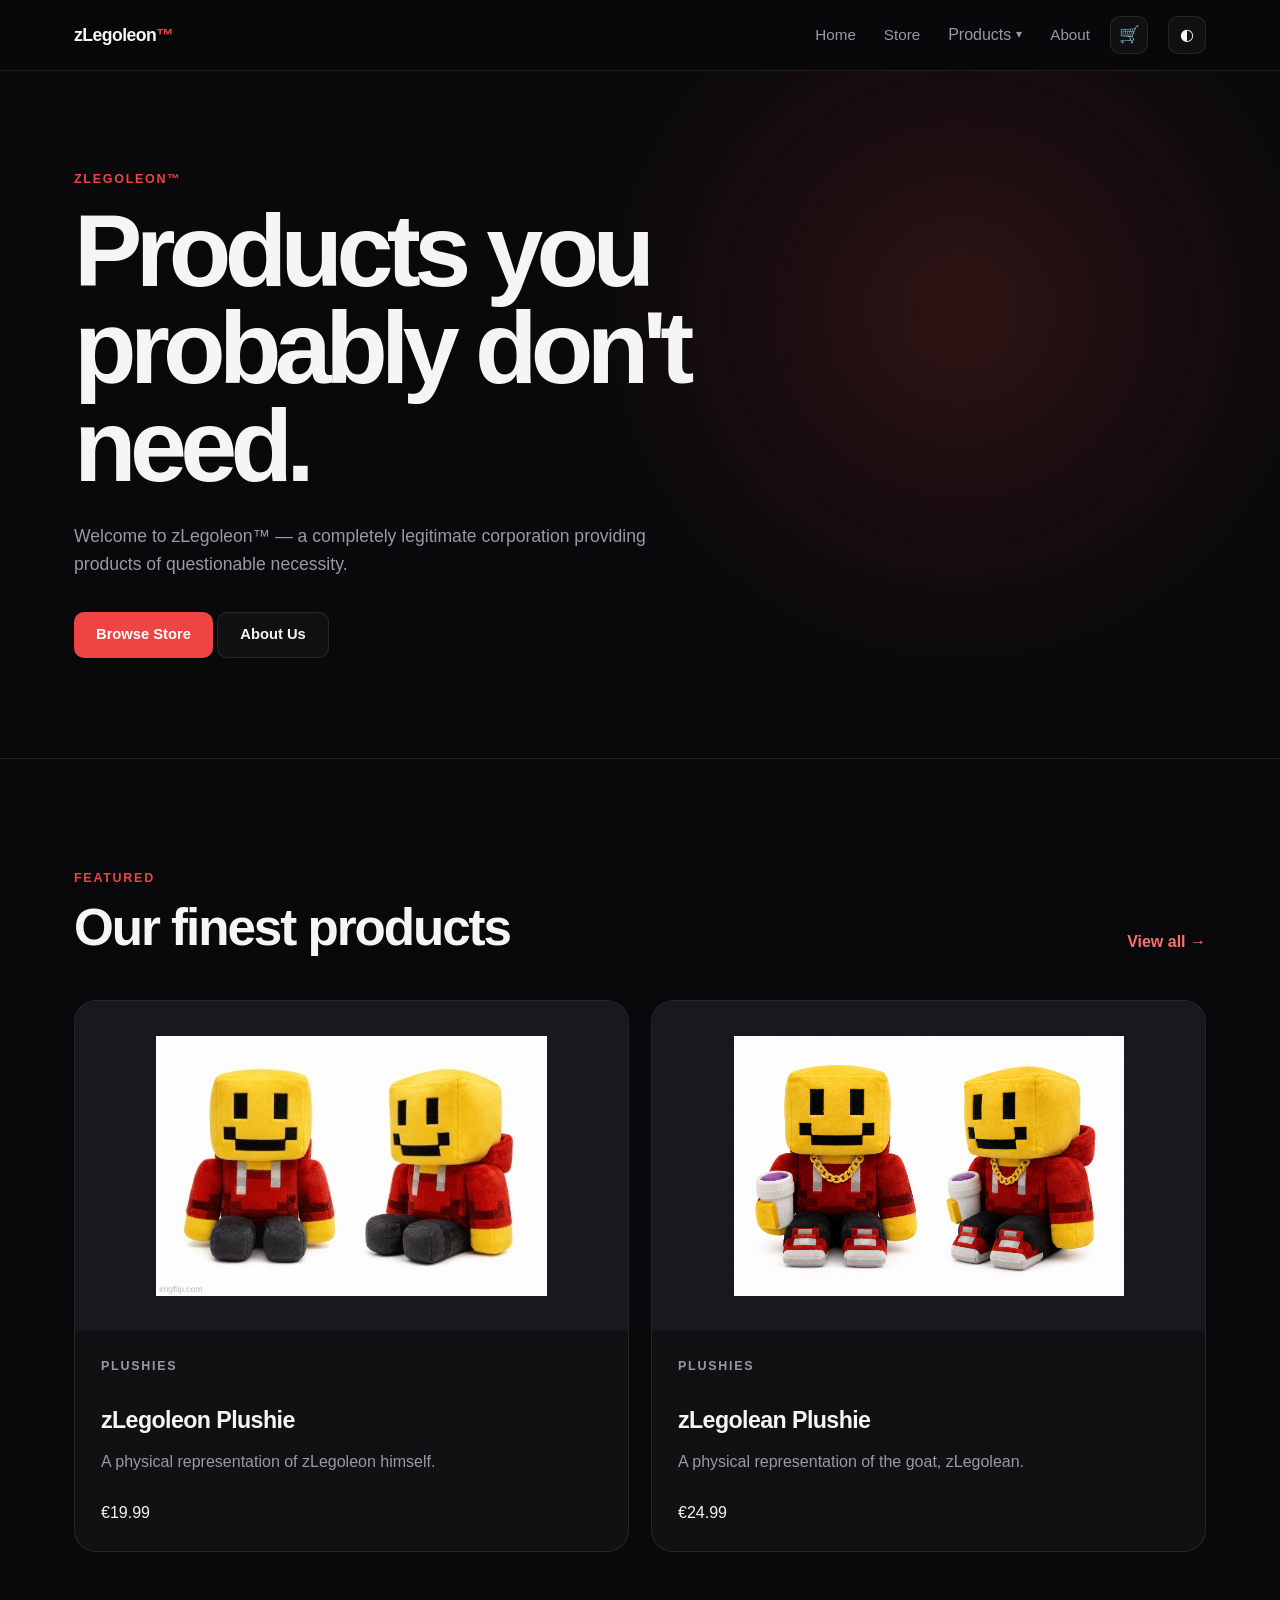
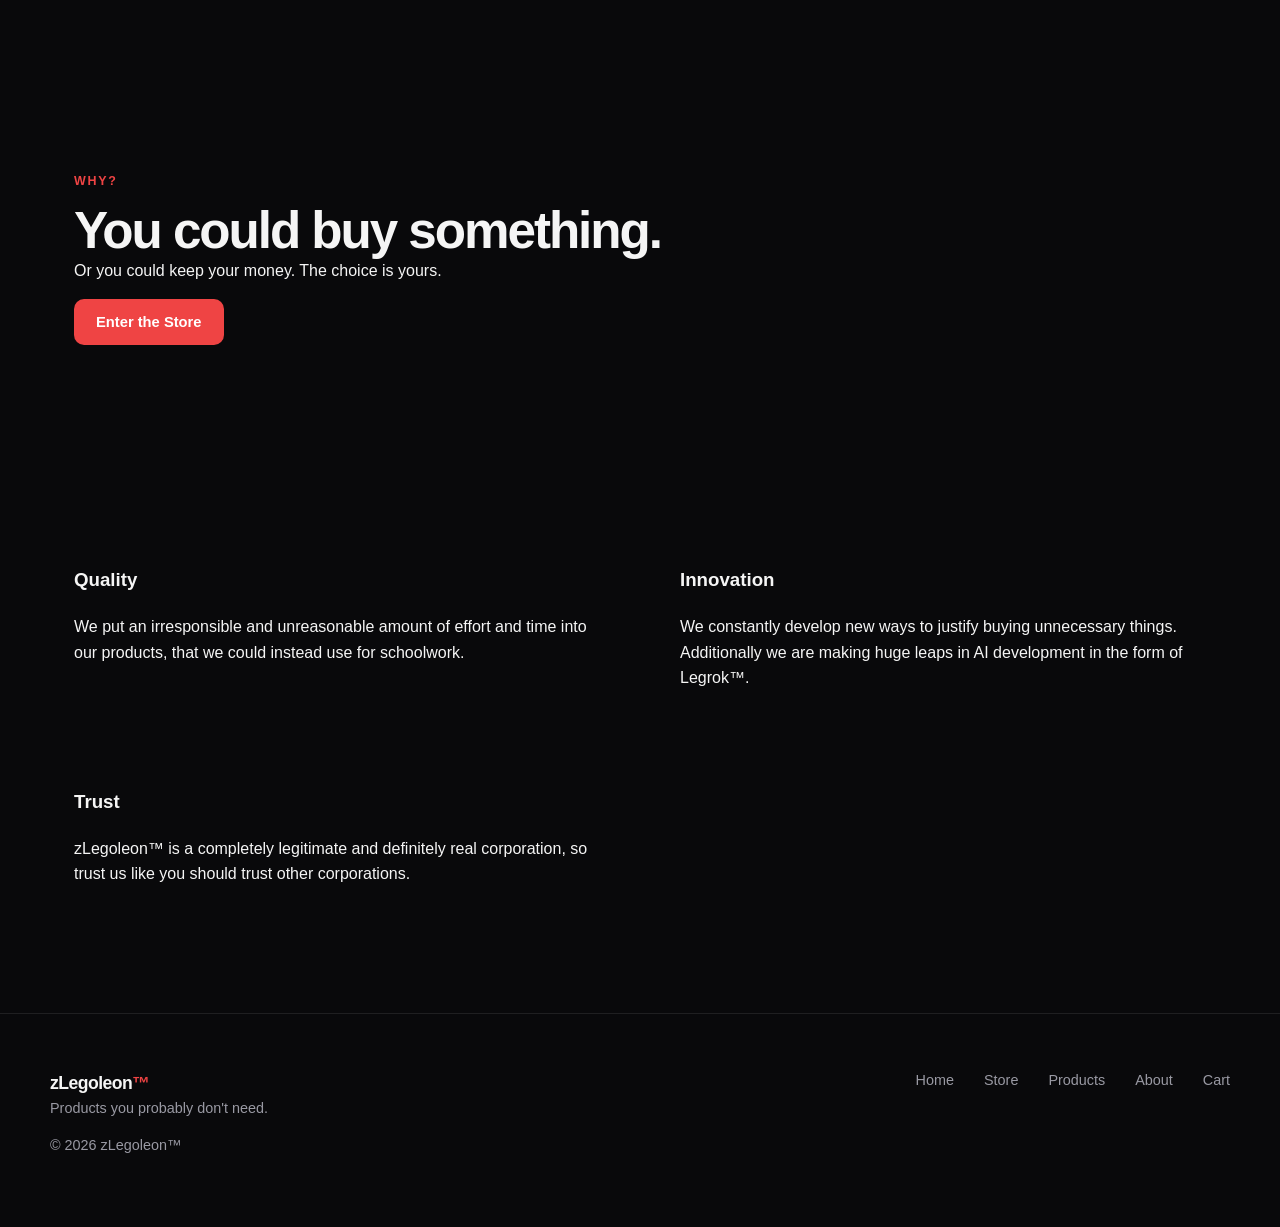
<file: index.html>
<!DOCTYPE html>
<html lang="en">

<head>

    <meta charset="UTF-8">

    <meta
            name="viewport"
            content="width=device-width, initial-scale=1.0"
    >

    <title>zLegoleon™</title>

    <link
            rel="stylesheet"
            href="style.css"
    >

</head>


<body>


<div id="site-nav"></div>


<main>


    <!-- =================================================
         HERO
         ================================================= -->

    <section class="hero">

        <div class="hero-content">

            <p class="eyebrow">
                zLegoleon™
            </p>


            <h1>
                Products you probably don't need.
            </h1>


            <p class="hero-description">

                Welcome to zLegoleon™ — a completely
                legitimate corporation providing products
                of questionable necessity.

            </p>


            <div class="hero-actions">

                <a
                        href="store/"
                        class="button button-primary"
                >
                    Browse Store
                </a>


                <a
                        href="about/"
                        class="button button-secondary"
                >
                    About Us
                </a>

            </div>

        </div>

    </section>



    <!-- =================================================
         FEATURED
         ================================================= -->

    <section class="section">

        <div class="section-header">

            <div>

                <p class="eyebrow">
                    Featured
                </p>


                <h2>
                    Our finest products
                </h2>

            </div>


            <a
                    href="store/"
                    class="text-link"
            >
                View all →
            </a>

        </div>



        <div class="product-grid">

            <!-- zLegoleon Plushie -->

            <a
                    href="plushies/zlegoleon/"
                    class="product-card"
            >

                <div class="product-card-image">

                    <img
                            src="images/plushies/zlegoleon.png"
                            alt="zLegoleon Plushie"
                    >

                </div>


                <div class="product-card-content">

                    <p class="eyebrow">
                        Plushies
                    </p>


                    <h3>
                        zLegoleon Plushie
                    </h3>


                    <p>
                        A physical representation
                        of zLegoleon himself.
                    </p>


                    <div
                            class="product-card-price"
                            id="zlegoleon-home-price"
                    ></div>

                </div>

            </a>



            <!-- zLegolean Plushie -->

            <a
                    href="plushies/zlegolean/"
                    class="product-card"
            >

                <div class="product-card-image">

                    <img
                            src="images/plushies/zlegolean.png"
                            alt="zLegolean Plushie"
                    >

                </div>


                <div class="product-card-content">
<!-- stop looking through my code!!!!! 😭 -->
                    <p class="eyebrow">
                        Plushies
                    </p>


                    <h3>
                        zLegolean Plushie
                    </h3>


                    <p>
                        A physical representation
                        of the goat, zLegolean.
                    </p>


                    <div
                            class="product-card-price"
                            id="zlegolean-home-price"
                    ></div>

                </div>

            </a>





        </div>

    </section>



    <!-- =================================================
         CTA
         ================================================= -->

    <section class="section">

        <div class="cta">

            <div>

                <p class="eyebrow">
                    Why?
                </p>


                <h2>
                    You could buy something.
                </h2>


                <p>
                    Or you could keep your money.
                    The choice is yours.
                </p>

            </div>


            <a
                    href="store/"
                    class="button button-primary"
            >
                Enter the Store
            </a>

        </div>

    </section>



    <!-- =================================================
         INFO
         ================================================= -->

    <section class="section">

        <div class="info-grid">

            <div class="info-card">

                <h3>
                    Quality
                </h3>

                <p>
                    We put an irresponsible and unreasonable amount
                    of effort and time into our products, that we could instead use for schoolwork.
                </p>

            </div>


            <div class="info-card">

                <h3>
                    Innovation
                </h3>

                <p>
                    We constantly develop new ways to
                    justify buying unnecessary things.
                    Additionally we are making huge leaps in AI development in the form of Legrok™.
                </p>

            </div>


            <div class="info-card">

                <h3>
                    Trust
                </h3>

                <p>
                    zLegoleon™ is a completely legitimate
                    and definitely real corporation, so trust us like you should trust other corporations.
                </p>

            </div>

        </div>

    </section>


</main>


<div id="site-footer"></div>


<script src="script.js"></script>

<script src="products.js"></script>

<script src="store.js"></script>


<script>

    const zLegolean =
        PRODUCTS.zlegoleanPlushie;


    const zLegoleon =
        PRODUCTS.zlegoleonPlushie;


    document.getElementById(
        "zlegolean-home-price"
    ).textContent =
        formatPrice(
            zLegolean.price
        );


    document.getElementById(
        "zlegoleon-home-price"
    ).textContent =
        formatPrice(
            zLegoleon.price
        );

</script>


</body>

</html>
</file>
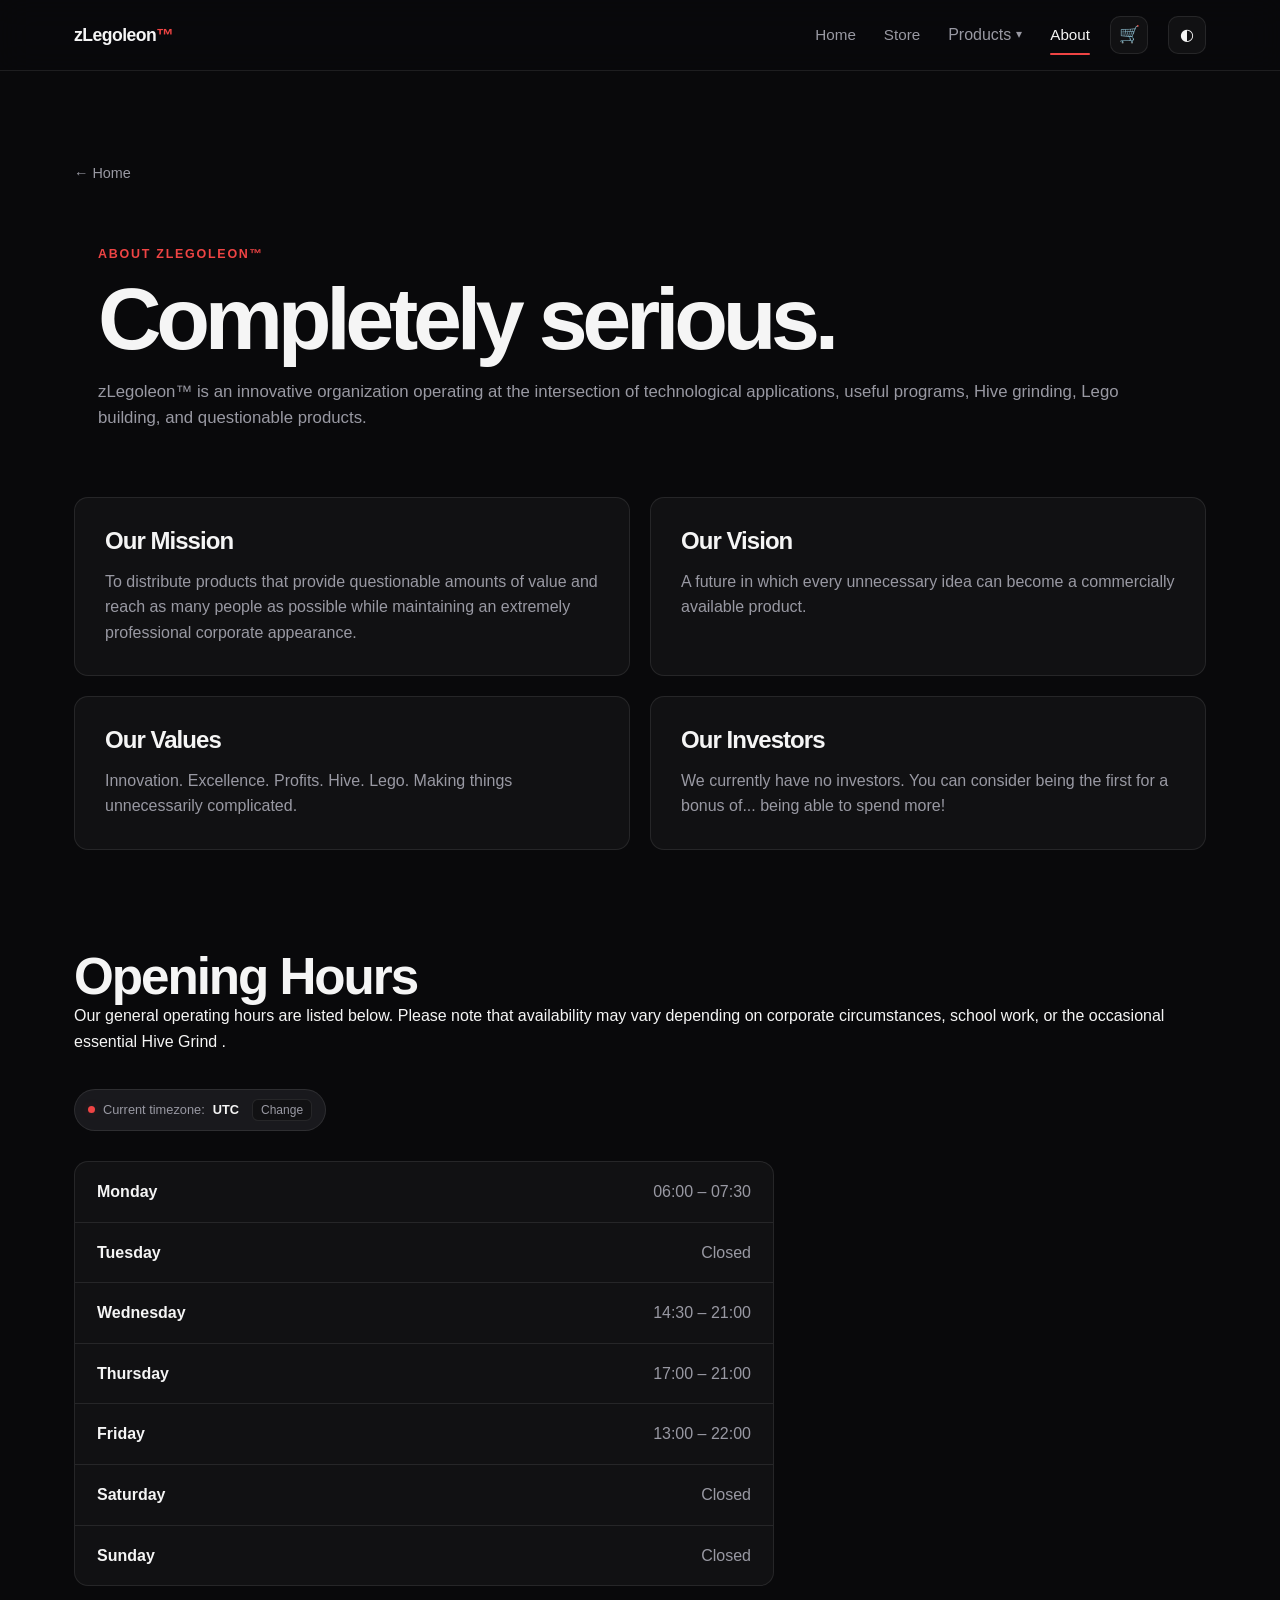
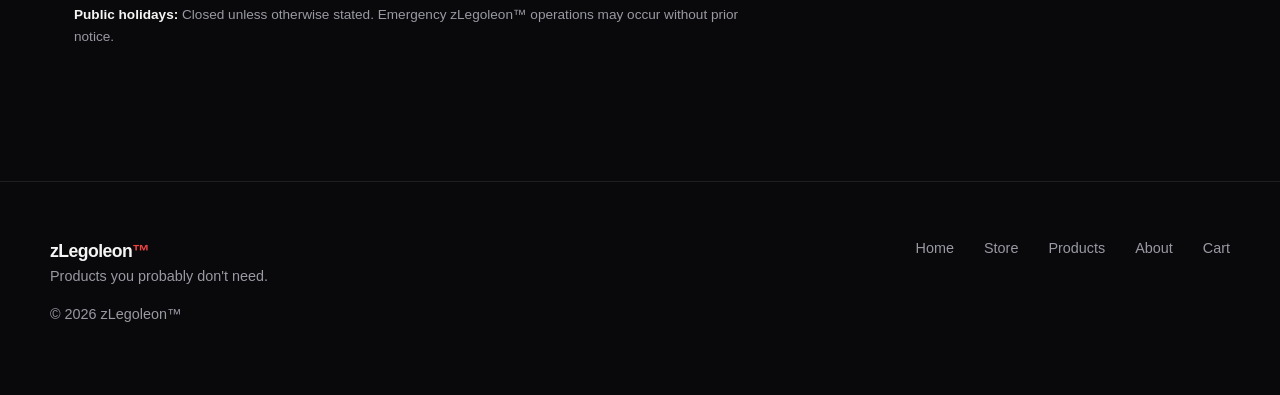
<file: about/index.html>
<!DOCTYPE html>
<html lang="en">

<head>

    <meta charset="UTF-8">

    <meta
            name="viewport"
            content="width=device-width, initial-scale=1.0"
    >

    <title>About — zLegoleon™</title>

    <link
            rel="stylesheet"
            href="../style.css"
    >

</head>


<body>


<!-- Central navigation -->
<div id="site-nav"></div>


<main class="page">


    <a
            href="../"
            class="back-link"
    >
        ← Home
    </a>


    <!-- =========================
         PAGE HEADER
         ========================= -->

    <header class="page-header">

        <p class="eyebrow">
            About zLegoleon™
        </p>

        <h1>
            Completely serious.
        </h1>

        <p class="page-description">
            zLegoleon™ is an innovative organization
            operating at the intersection of technological
            applications, useful programs, Hive grinding,
            Lego building, and questionable products.
        </p>

    </header>


    <!-- =========================
         ABOUT CARDS
         ========================= -->

    <div class="about-grid">


        <div class="about-card">

            <h2>
                Our Mission
            </h2>

            <p>
                To distribute products
                that provide questionable amounts
                of value and reach as many people as possible
                while maintaining an extremely professional
                corporate appearance.
            </p>

        </div>


        <div class="about-card">

            <h2>
                Our Vision
            </h2>

            <p>
                A future in which every unnecessary idea
                can become a commercially available product.
            </p>

        </div>


        <div class="about-card">

            <h2>
                Our Values
            </h2>

            <p>
                Innovation. Excellence. Profits.
                Hive. Lego.
                Making things unnecessarily complicated.
            </p>

        </div>


        <div class="about-card">

            <h2>
                Our Investors
            </h2>

            <p>
                We currently have no investors.
                You can consider being the first for
                a bonus of... being able to spend more!
            </p>

        </div>


    </div>


    <!-- =========================
         OPENING HOURS
         ========================= -->

    <section class="about-section">


        <div class="about-section-header">

            <h2>
                Opening Hours
            </h2>

            <p>
                Our general operating hours are listed below.
                Please note that availability may vary depending
                on corporate circumstances, school work, or the
                occasional essential Hive Grind .
            </p>


            <div class="timezone-display">

                <span class="timezone-dot"></span>

                <span>
                    Current timezone:
                </span>

                <strong id="userTimezone">
                    Detecting...
                </strong>

                <button
                        type="button"
                        class="timezone-change"
                        id="changeTimezone"
                >
                    Change
                </button>

            </div>


        </div>


        <!-- JavaScript fills this -->
        <div
                class="opening-hours"
                id="openingHours"
        ></div>


        <p class="opening-hours-note">

            <strong>
                Public holidays:
            </strong>

            Closed unless otherwise stated.

            Emergency zLegoleon™ operations may occur
            without prior notice.

        </p>


    </section>


</main>


<!-- =========================
     TIMEZONE MODAL
     ========================= -->

<div
        class="timezone-modal"
        id="timezoneModal"
        aria-hidden="true"
>


    <div
            class="timezone-modal-content"
            role="dialog"
            aria-modal="true"
            aria-labelledby="timezoneModalTitle"
    >


        <div class="timezone-modal-header">

            <h3 id="timezoneModalTitle">
                Choose timezone
            </h3>

            <button
                    type="button"
                    id="closeTimezoneModal"
                    class="timezone-modal-close"
                    aria-label="Close"
            >
                ✕
            </button>

        </div>


        <p>
            Opening hours are stored in the company's
            timezone and converted to your selected timezone.
        </p>


        <select id="timezoneSelect">

            <option value="auto">
                Automatic
            </option>

            <option value="Europe/Berlin">
                Europe/Berlin
            </option>

            <option value="Europe/London">
                Europe/London
            </option>

            <option value="America/New_York">
                America/New_York
            </option>

            <option value="America/Chicago">
                America/Chicago
            </option>

            <option value="America/Denver">
                America/Denver
            </option>

            <option value="America/Los_Angeles">
                America/Los_Angeles
            </option>

            <option value="Asia/Tokyo">
                Asia/Tokyo
            </option>

            <option value="Asia/Shanghai">
                Asia/Shanghai
            </option>

            <option value="Asia/Kolkata">
                Asia/Kolkata
            </option>

            <option value="Australia/Sydney">
                Australia/Sydney
            </option>

            <option value="UTC">
                UTC
            </option>

        </select>


        <button
                type="button"
                class="button button-primary"
                id="saveTimezone"
        >
            Apply timezone
        </button>


    </div>

</div>


<!-- Central footer -->
<div id="site-footer"></div>


<!-- Global site scripts -->
<script src="../script.js"></script>
<script src="../products.js"></script>
<script src="../store.js"></script>


<!-- =========================
     ABOUT PAGE JAVASCRIPT
     ========================= -->

<script>


    /* =========================================================
       COMPANY OPENING HOURS
       ========================================================= */

    /*
        IMPORTANT:

        These times are entered in the company's timezone.

        Change this timezone if zLegoleon™ ever moves
        headquarters for extremely legitimate reasons.
    */

    const OPENING_HOURS = {

        timezone: "Europe/Berlin",

        monday: [
            "07:00",
            "08:30",
        ],

        tuesday: null,

        wednesday: [
            "15:30",
            "22:00"
        ],

        thursday: [
            "18:00",
            "22:00"
        ],

        friday: [
            "14:00",
            "23:00"
        ],

        saturday: null,

        sunday: null

    };


    /* =========================================================
       SETTINGS
       ========================================================= */

    const TIMEZONE_STORAGE_KEY =
        "zlegoleon-timezone";


    /* =========================================================
       TIMEZONE DETECTION
       ========================================================= */

    function getAutomaticTimezone() {

        return (
            Intl.DateTimeFormat()
                .resolvedOptions()
                .timeZone
            || "UTC"
        );

    }


    function getUserTimezone() {

        const savedTimezone =
            localStorage.getItem(
                TIMEZONE_STORAGE_KEY
            );

        if (savedTimezone) {
            return savedTimezone;
        }

        return getAutomaticTimezone();

    }


    /* =========================================================
       TIMEZONE DISPLAY NAME
       ========================================================= */

    function getTimezoneName(timezone) {

        /*
            Turn something like:

            Europe/Berlin

            into:

            Europe/Berlin

            We intentionally keep the IANA name because
            it is unambiguous and useful.
        */

        return timezone || "UTC";

    }


    /* =========================================================
       CONVERT A LOCAL TIME IN ONE TIMEZONE
       TO A LOCAL TIME IN ANOTHER TIMEZONE
       ========================================================= */

    function convertTime(
        year,
        month,
        day,
        time,
        sourceTimezone,
        targetTimezone
    ) {


        const [
            hours,
            minutes
        ] = time
            .split(":")
            .map(Number);


        /*
            Start with a rough UTC guess.
        */

        let timestamp =
            Date.UTC(
                year,
                month,
                day,
                hours,
                minutes
            );


        /*
            Correct the timestamp using the source
            timezone's actual UTC offset.

            Running this a couple of times handles
            daylight-saving-time offsets correctly.
        */

        for (let i = 0; i < 3; i++) {

            const parts =
                new Intl.DateTimeFormat(
                    "en-US",
                    {
                        timeZone: sourceTimezone,
                        year: "numeric",
                        month: "2-digit",
                        day: "2-digit",
                        hour: "2-digit",
                        minute: "2-digit",
                        hourCycle: "h23"
                    }
                )
                .formatToParts(
                    new Date(timestamp)
                );


            const getPart = type =>
                Number(
                    parts.find(
                        part =>
                            part.type === type
                    )?.value
                );


            const actualYear =
                getPart("year");

            const actualMonth =
                getPart("month") - 1;

            const actualDay =
                getPart("day");

            const actualHour =
                getPart("hour");

            const actualMinute =
                getPart("minute");


            const actualTimestamp =
                Date.UTC(
                    actualYear,
                    actualMonth,
                    actualDay,
                    actualHour,
                    actualMinute
                );


            const desiredTimestamp =
                Date.UTC(
                    year,
                    month,
                    day,
                    hours,
                    minutes
                );


            timestamp +=
                desiredTimestamp -
                actualTimestamp;

        }


        /*
            Now format the resulting instant
            in the visitor's timezone.
        */

        const formatted =
            new Intl.DateTimeFormat(
                "en-US",
                {
                    timeZone: targetTimezone,
                    weekday: "short",
                    hour: "2-digit",
                    minute: "2-digit",
                    hourCycle: "h23"
                }
            )
            .formatToParts(
                new Date(timestamp)
            );


        const weekday =
            formatted.find(
                part =>
                    part.type === "weekday"
            )?.value;


        const hour =
            formatted.find(
                part =>
                    part.type === "hour"
            )?.value;


        const minute =
            formatted.find(
                part =>
                    part.type === "minute"
            )?.value;


        return {
            weekday,
            time: `${hour}:${minute}`
        };

    }


    /* =========================================================
       FIND A REFERENCE DATE FOR EACH WEEKDAY
       ========================================================= */

    function getReferenceDate(dayIndex) {

        /*
            Use a week containing the current date.

            This is important because timezone offsets can change
            due to daylight saving time.
        */

        const now = new Date();

        const currentDay =
            now.getDay();

        const difference =
            dayIndex - currentDay;


        const date =
            new Date(now);

        date.setDate(
            date.getDate() + difference
        );


        return {

            year: date.getFullYear(),

            month: date.getMonth(),

            day: date.getDate()

        };

    }


    /* =========================================================
       RENDER OPENING HOURS
       ========================================================= */

    function renderOpeningHours() {


        const container =
            document.querySelector(
                "#openingHours"
            );


        if (!container) return;


        const timezone =
            getUserTimezone();


        const days = [

            {
                key: "monday",
                name: "Monday",
                index: 1
            },

            {
                key: "tuesday",
                name: "Tuesday",
                index: 2
            },

            {
                key: "wednesday",
                name: "Wednesday",
                index: 3
            },

            {
                key: "thursday",
                name: "Thursday",
                index: 4
            },

            {
                key: "friday",
                name: "Friday",
                index: 5
            },

            {
                key: "saturday",
                name: "Saturday",
                index: 6
            },

            {
                key: "sunday",
                name: "Sunday",
                index: 0
            }

        ];


        container.innerHTML = "";


        days.forEach(day => {


            const hours =
                OPENING_HOURS[day.key];


            const row =
                document.createElement("div");

            row.className =
                "hours-row";


            const dayElement =
                document.createElement("span");

            dayElement.textContent =
                day.name;


            const timeElement =
                document.createElement("span");


            if (!hours) {

                timeElement.textContent =
                    "Closed";

            } else {


                const date =
                    getReferenceDate(
                        day.index
                    );


                const opening =
                    convertTime(
                        date.year,
                        date.month,
                        date.day,
                        hours[0],
                        OPENING_HOURS.timezone,
                        timezone
                    );


                const closing =
                    convertTime(
                        date.year,
                        date.month,
                        date.day,
                        hours[1],
                        OPENING_HOURS.timezone,
                        timezone
                    );


                /*
                    If the conversion crosses midnight,
                    show the weekday of the closing time.

                    Example:

                    20:00 – Tue 02:00
                */

                const closingDisplay =
                    closing.weekday !== opening.weekday
                        ? `${closing.weekday} ${closing.time}`
                        : closing.time;


                timeElement.textContent =
                    `${opening.time} – ${closingDisplay}`;

            }


            row.appendChild(
                dayElement
            );

            row.appendChild(
                timeElement
            );


            container.appendChild(
                row
            );

        });

    }


    /* =========================================================
       TIMEZONE DISPLAY
       ========================================================= */

    function updateTimezoneDisplay() {


        const element =
            document.querySelector(
                "#userTimezone"
            );


        if (!element) return;


        element.textContent =
            getTimezoneName(
                getUserTimezone()
            );

    }


    /* =========================================================
       MODAL ELEMENTS
       ========================================================= */

    const timezoneModal =
        document.querySelector(
            "#timezoneModal"
        );


    const changeTimezoneButton =
        document.querySelector(
            "#changeTimezone"
        );


    const closeTimezoneButton =
        document.querySelector(
            "#closeTimezoneModal"
        );


    const saveTimezoneButton =
        document.querySelector(
            "#saveTimezone"
        );


    const timezoneSelect =
        document.querySelector(
            "#timezoneSelect"
        );


    /* =========================================================
       OPEN TIMEZONE MODAL
       ========================================================= */

    changeTimezoneButton?.addEventListener(
        "click",
        () => {

            const currentTimezone =
                getUserTimezone();


            const optionExists =
                [
                    ...timezoneSelect.options
                ]
                .some(
                    option =>
                        option.value ===
                        currentTimezone
                );


            timezoneSelect.value =
                optionExists
                    ? currentTimezone
                    : "auto";


            timezoneModal.classList.add(
                "open"
            );

            timezoneModal.setAttribute(
                "aria-hidden",
                "false"
            );

        }
    );


    /* =========================================================
       CLOSE TIMEZONE MODAL
       ========================================================= */

    function closeTimezoneModal() {

        timezoneModal.classList.remove(
            "open"
        );

        timezoneModal.setAttribute(
            "aria-hidden",
            "true"
        );

    }


    closeTimezoneButton?.addEventListener(
        "click",
        closeTimezoneModal
    );


    /* =========================================================
       CLOSE WHEN CLICKING OUTSIDE
       ========================================================= */

    timezoneModal?.addEventListener(
        "click",
        event => {

            if (
                event.target ===
                timezoneModal
            ) {

                closeTimezoneModal();

            }

        }
    );


    /* =========================================================
       ESCAPE KEY
       ========================================================= */

    document.addEventListener(
        "keydown",
        event => {

            if (
                event.key === "Escape" &&
                timezoneModal.classList.contains("open")
            ) {

                closeTimezoneModal();

            }

        }
    );


    /* =========================================================
       SAVE TIMEZONE
       ========================================================= */

    saveTimezoneButton?.addEventListener(
        "click",
        () => {


            const selectedTimezone =
                timezoneSelect.value;


            if (
                selectedTimezone ===
                "auto"
            ) {

                localStorage.removeItem(
                    TIMEZONE_STORAGE_KEY
                );

            } else {

                localStorage.setItem(
                    TIMEZONE_STORAGE_KEY,
                    selectedTimezone
                );

            }


            updateTimezoneDisplay();

            renderOpeningHours();

            closeTimezoneModal();

        }
    );


    /* =========================================================
       INITIALIZE
       ========================================================= */

    updateTimezoneDisplay();

    renderOpeningHours();

</script>


</body>

</html>
</file>
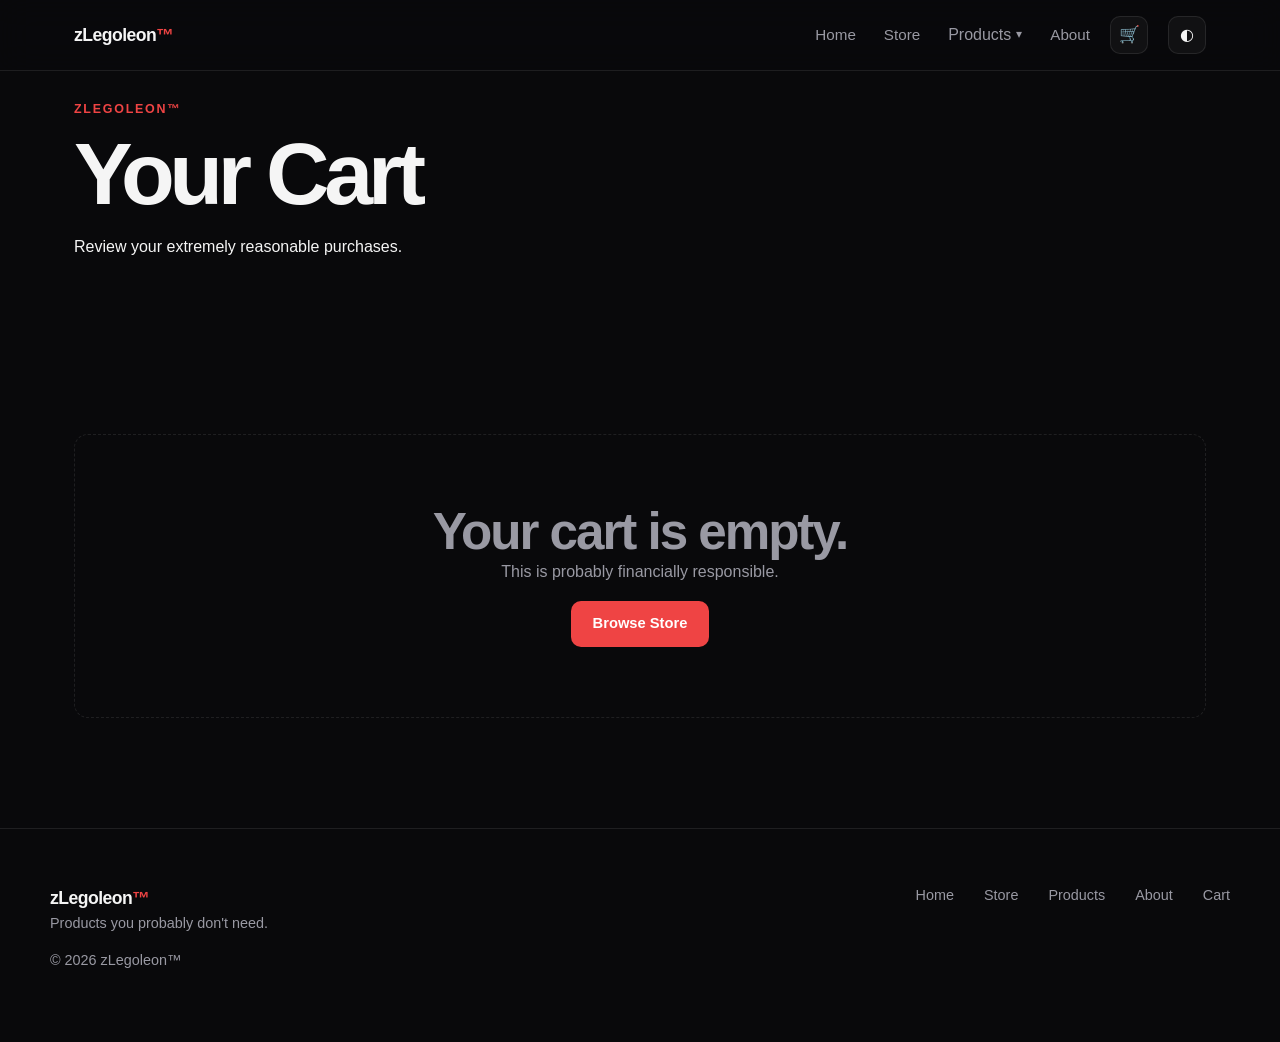
<file: cart/index.html>
<!DOCTYPE html>
<html lang="en">

<head>

  <meta charset="UTF-8">

  <meta
          name="viewport"
          content="width=device-width, initial-scale=1.0"
  >

  <title>
    Cart — zLegoleon™
  </title>

  <link
          rel="stylesheet"
          href="../style.css"
  >

</head>


<body>


<div id="site-nav"></div>


<main class="subpage">


  <!-- =================================================
       HEADER
       ================================================= -->

  <section class="page-header">

    <p class="eyebrow">
      zLegoleon™
    </p>


    <h1>
      Your Cart
    </h1>


    <p>
      Review your extremely reasonable purchases.
    </p>

  </section>



  <!-- =================================================
       CART
       ================================================= -->

  <section class="section">


    <div
            class="cart-layout"
            id="cartLayout"
    >


      <div class="cart-items">

        <div id="cartItems"></div>

      </div>



      <div class="cart-summary">

        <p class="eyebrow">
          Summary
        </p>


        <h2>
          Order Summary
        </h2>


        <div class="summary-row">

                    <span>
                        Items
                    </span>

          <span id="cartItemCount">
                        0
                    </span>

        </div>


        <div class="summary-row">

                    <span>
                        Subtotal
                    </span>

          <span id="cartSubtotal">
                        €0.00
                    </span>

        </div>


        <div class="summary-row">

                    <span>
                        Shipping
                    </span>

          <span>
                        €0.00
                    </span>

        </div>


        <div class="cart-summary-total">

                    <span>
                        Total
                    </span>

          <span id="cartTotal">
                        €0.00
                    </span>

        </div>


        <button
                class="button button-primary checkout-button"
                id="checkoutButton"
                type="button"
        >
          Proceed to Checkout
        </button>

      </div>

    </div>



    <!-- EMPTY -->

    <div
            class="empty-cart"
            id="emptyCart"
            style="display: none;"
    >

      <h2>
        Your cart is empty.
      </h2>


      <p>
        This is probably financially responsible.
      </p>


      <a
              href="../store/"
              class="button button-primary"
      >
        Browse Store
      </a>

    </div>

  </section>


</main>



<!-- =====================================================
     PAYMENT MODAL
     ===================================================== -->

<div
        class="payment-overlay"
        id="paymentModal"
>

  <div class="payment-modal">

    <div class="payment-header">

      <h2>
        Payment
      </h2>

      <button
              class="close-payment"
              id="closePaymentModal"
              type="button"
      >
        ✕
      </button>

    </div>


    <div class="payment-body">

      <div class="payment-security">
        This is possibly a fake checkout. Real money may or may not be taken.
      </div>


      <form id="paymentForm" class="payment-form">

        <div class="payment-field">

          <label>
            Name
          </label>

          <input
                  type="text"
                  required
          >

        </div>


        <div class="payment-field">

          <label>
            Card number
          </label>

          <input
                  type="text"
                  placeholder="0000 0000 0000 0000"
                  required
          >

        </div>


        <div class="payment-row">

          <div class="payment-field">

            <label>
              Expiry
            </label>

            <input
                    type="text"
                    placeholder="MM/YY"
                    required
            >

          </div>


          <div class="payment-field">

            <label>
              CVC
            </label>

            <input
                    type="text"
                    placeholder="123"
                    required
            >

          </div>

        </div>


        <button
                class="payment-submit"
                type="submit"
        >
          Pay Now
        </button>

      </form>

    </div>

  </div>

</div>


<div id="site-footer"></div>



<script src="../script.js"></script>

<script src="../products.js"></script>

<script src="../store.js"></script>


<script>

  // ================================================
  // ELEMENTS
  // ================================================

  const cartItemsElement =
      document.getElementById(
          "cartItems"
      );


  const cartItemCountElement =
      document.getElementById(
          "cartItemCount"
      );


  const cartSubtotalElement =
      document.getElementById(
          "cartSubtotal"
      );


  const cartTotalElement =
      document.getElementById(
          "cartTotal"
      );


  const cartLayout =
      document.getElementById(
          "cartLayout"
      );


  const emptyCart =
      document.getElementById(
          "emptyCart"
      );



  // ================================================
  // RENDER CART
  // ================================================

  function renderCart() {

      const cart =
          getCart();


      if (cart.length === 0) {

          cartLayout.style.display =
              "none";


          emptyCart.style.display =
              "block";


          return;

      }


      cartLayout.style.display =
          "grid";


      emptyCart.style.display =
          "none";


      cartItemsElement.innerHTML =
          "";


      let itemCount = 0;


      cart.forEach(item => {

          itemCount +=
              item.quantity;


          const itemElement =
              document.createElement(
                  "div"
              );


          itemElement.className =
              "cart-item";


          itemElement.innerHTML = `

              <div class="cart-item-image">

                  <img
                      src="../${item.image}"
                      alt="${item.name}"
                  >

              </div>


              <div class="cart-item-info">

                  <p class="eyebrow">
                      ${item.category}
                  </p>


                  <h3>
                      ${item.name}
                  </h3>


                  <p class="cart-item-price">
                      ${formatPrice(item.price)}
                  </p>


                  <div class="cart-quantity">

                      <button
                          type="button"
                          data-action="decrease"
                          data-id="${item.id}"
                      >
                          −
                      </button>


                      <span>
                          ${item.quantity}
                      </span>


                      <button
                          type="button"
                          data-action="increase"
                          data-id="${item.id}"
                      >
                          +
                      </button>


                      <button
                          type="button"
                          class="remove-item"
                          data-action="remove"
                          data-id="${item.id}"
                      >
                          Remove
                      </button>

                  </div>

              </div>


              <div class="cart-item-total">

                  ${formatPrice(
                      item.price *
                      item.quantity
                  )}

              </div>

          `;


          cartItemsElement.appendChild(
              itemElement
          );

      });



      // SUMMARY

      cartItemCountElement.textContent =
          itemCount;


      const total =
          getCartTotal();


      cartSubtotalElement.textContent =
          formatPrice(
              total
          );


      cartTotalElement.textContent =
          formatPrice(
              total
          );



      // CONTROLS

      cartItemsElement
          .querySelectorAll(
              "[data-action]"
          )
          .forEach(button => {

              button.addEventListener(
                  "click",
                  () => {

                      const action =
                          button.dataset.action;


                      const productId =
                          button.dataset.id;


                      if (
                          action ===
                          "increase"
                      ) {

                          changeCartQuantity(
                              productId,
                              1
                          );

                      }


                      if (
                          action ===
                          "decrease"
                      ) {

                          changeCartQuantity(
                              productId,
                              -1
                          );

                      }


                      if (
                          action ===
                          "remove"
                      ) {

                          removeFromCart(
                              productId
                          );

                      }


                      renderCart();

                  }
              );

          });

  }


  // Initial render

  renderCart();



  // ================================================
  // CHECKOUT
  // ================================================

  const paymentModal =
      document.getElementById(
          "paymentModal"
      );


  const checkoutButton =
      document.getElementById(
          "checkoutButton"
      );


  const closePaymentModal =
      document.getElementById(
          "closePaymentModal"
      );


  checkoutButton.addEventListener(
      "click",
      () => {

          if (
              getCart().length === 0
          ) {

              return;

          }


          paymentModal.classList.add(
              "open"
          );

      }
  );


  closePaymentModal.addEventListener(
      "click",
      () => {

          paymentModal.classList.remove(
              "open"
          );

      }
  );


  paymentModal.addEventListener(
      "click",
      event => {

          if (
              event.target ===
              paymentModal
          ) {

              paymentModal.classList.remove(
                  "open"
              );

          }

      }
  );



  // ================================================
  // PAYMENT
  // ================================================

  document
      .getElementById(
          "paymentForm"
      )
      .addEventListener(
          "submit",
          event => {

              event.preventDefault();


              alert(
                  "Payment system is sadly not implemented yet. Your money is safe. Probably."
              );

          }
      );

</script>


</body>

</html>
</file>
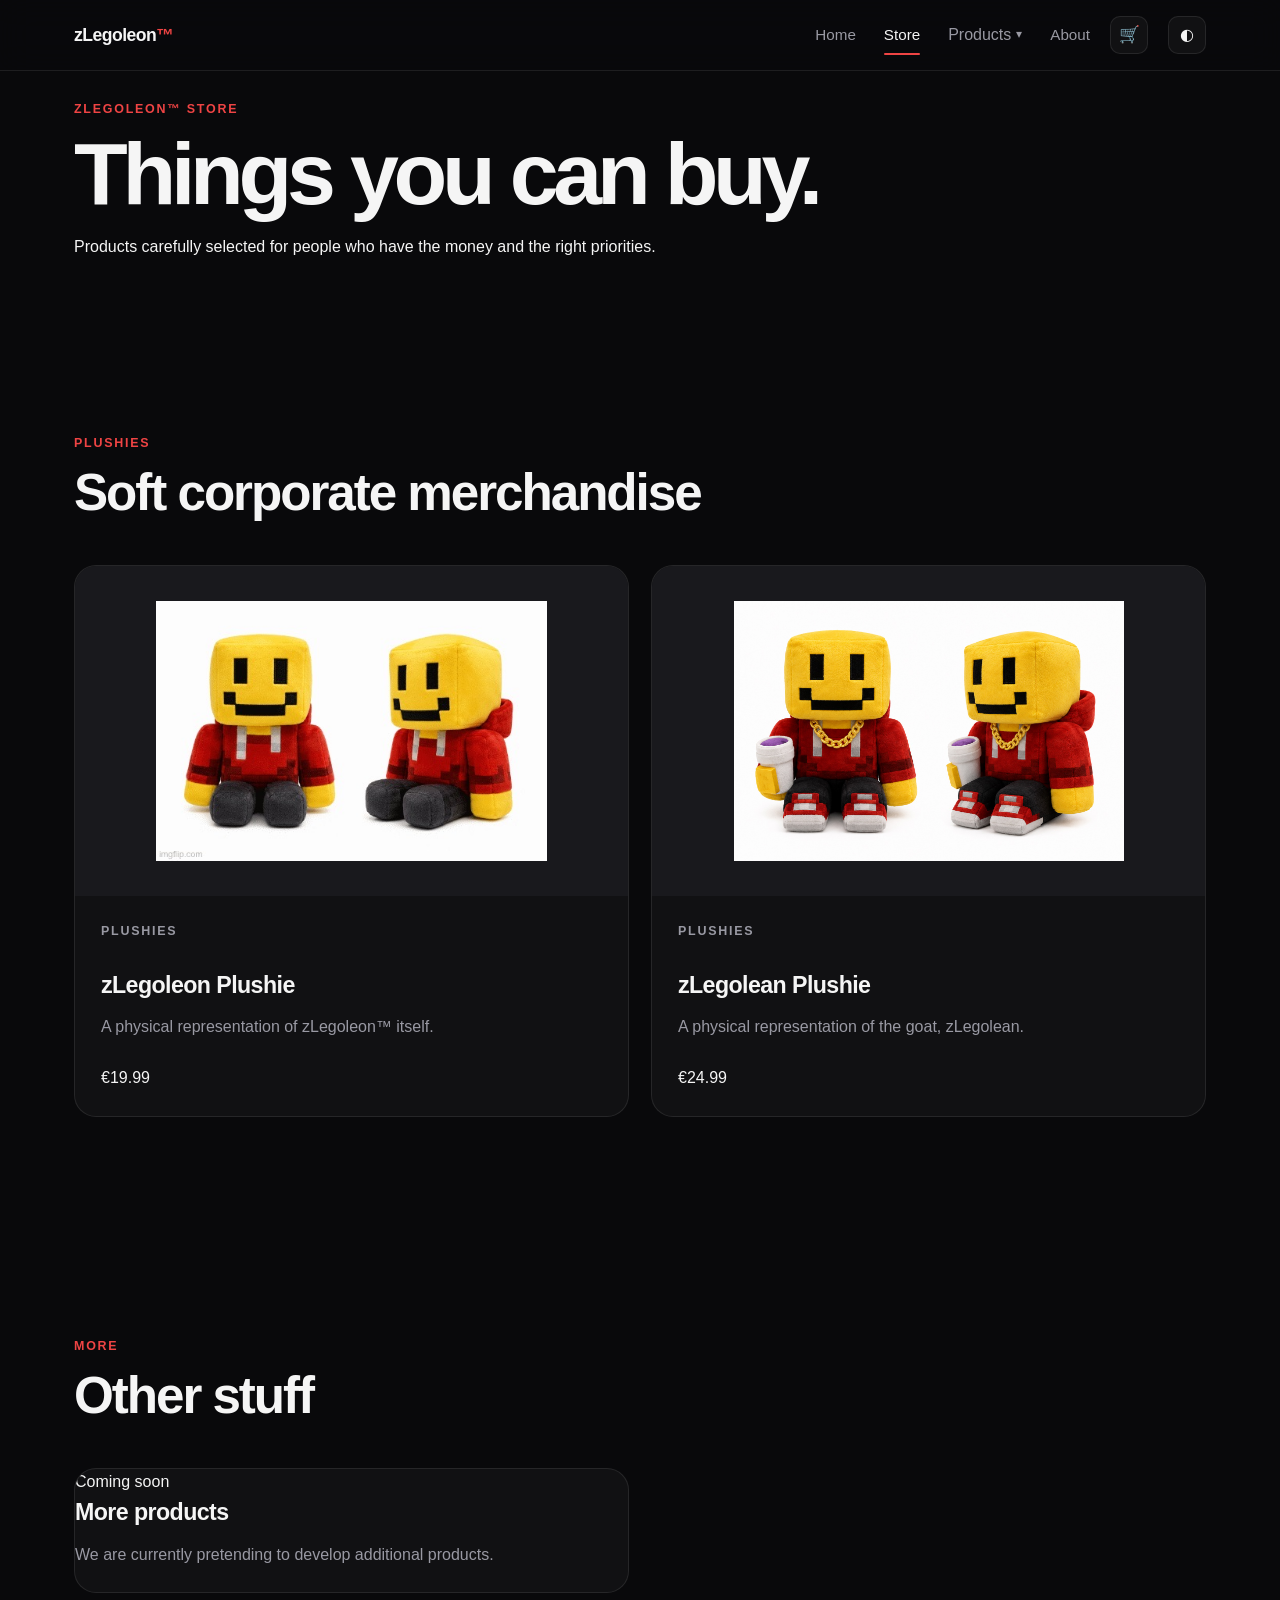
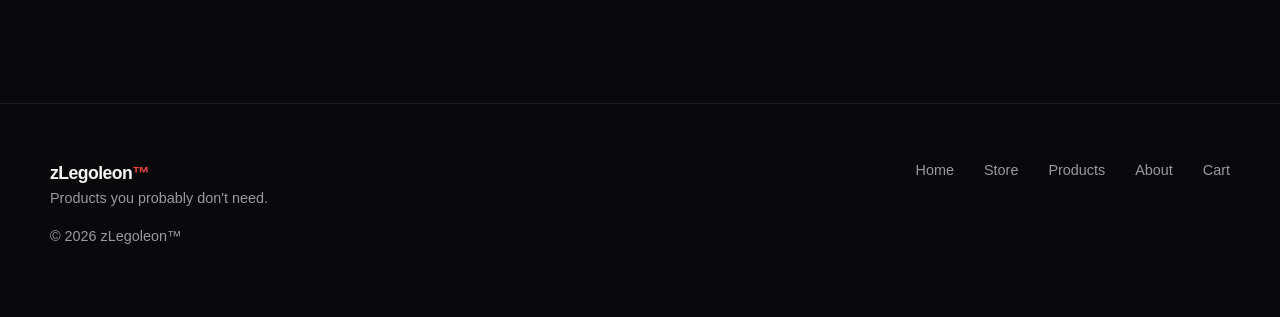
<file: store/index.html>
<!DOCTYPE html>
<html lang="en">

<head>

  <meta charset="UTF-8">

  <meta
          name="viewport"
          content="width=device-width, initial-scale=1.0"
  >

  <title>
    Store — zLegoleon™
  </title>

  <link
          rel="stylesheet"
          href="../style.css"
  >

</head>


<body>


<div id="site-nav"></div>


<main class="subpage">


  <!-- =================================================
       HEADER
       ================================================= -->

  <section class="page-header">

    <p class="eyebrow">
      zLegoleon™ Store
    </p>


    <h1>
      Things you can buy.
    </h1>


    <p>
      Products carefully selected for people
      who have the money and the right priorities.
    </p>

  </section>



  <!-- =================================================
       PLUSHIES
       ================================================= -->

  <section class="section">

    <div class="section-header">

      <div>

        <p class="eyebrow">
          Plushies
        </p>


        <h2>
          Soft corporate merchandise
        </h2>

      </div>

    </div>



    <div class="product-grid">


      <!-- =============================================
           zLegoleon Plushie
           ============================================= -->

      <a
              href="../plushies/zlegoleon/"
              class="product-card"
      >

        <div class="product-card-image">

          <img
                  src="../images/plushies/zlegoleon.png"
                  alt="zLegoleon Plushie"
          >

        </div>


        <div class="product-card-content">

          <p class="eyebrow">
            Plushies
          </p>


          <h3>
            zLegoleon Plushie
          </h3>


          <p>
            A physical representation
            of zLegoleon™ itself.
          </p>


          <div
                  class="product-card-price"
                  id="zlegoleon-store-price"
          ></div>

        </div>

      </a>



      <!-- =============================================
           zLegolean Plushie
           ============================================= -->

      <a
              href="../plushies/zlegolean/"
              class="product-card"
      >

        <div class="product-card-image">

          <img
                  src="../images/plushies/zlegolean.png"
                  alt="zLegolean Plushie"
          >

        </div>


        <div class="product-card-content">

          <p class="eyebrow">
            Plushies
          </p>


          <h3>
            zLegolean Plushie
          </h3>


          <p>
            A physical representation
            of the goat, zLegolean.
          </p>


          <div
                  class="product-card-price"
                  id="zlegolean-store-price"
          ></div>

        </div>

      </a>


    </div>

  </section>



  <!-- =================================================
       OTHER STUFF
       ================================================= -->

  <section class="section">

    <div class="section-header">

      <div>

        <p class="eyebrow">
          More
        </p>


        <h2>
          Other stuff
        </h2>

      </div>

    </div>


    <div class="product-grid">

      <div class="product-card product-card-placeholder">

        <div class="product-card-placeholder-content">

                    <span>
                        Coming soon
                    </span>


          <h3>
            More products
          </h3>


          <p>
            We are currently pretending
            to develop additional products.
          </p>

        </div>

      </div>

    </div>

  </section>


</main>


<div id="site-footer"></div>


<script src="../script.js"></script>

<script src="../products.js"></script>

<script src="../store.js"></script>


<script>

  const zLegoleon =
      PRODUCTS.zlegoleonPlushie;


  const zLegolean =
      PRODUCTS.zlegoleanPlushie;


  document.getElementById(
      "zlegoleon-store-price"
  ).textContent =
      formatPrice(
          zLegoleon.price
      );


  document.getElementById(
      "zlegolean-store-price"
  ).textContent =
      formatPrice(
          zLegolean.price
      );

</script>


</body>

</html>
</file>
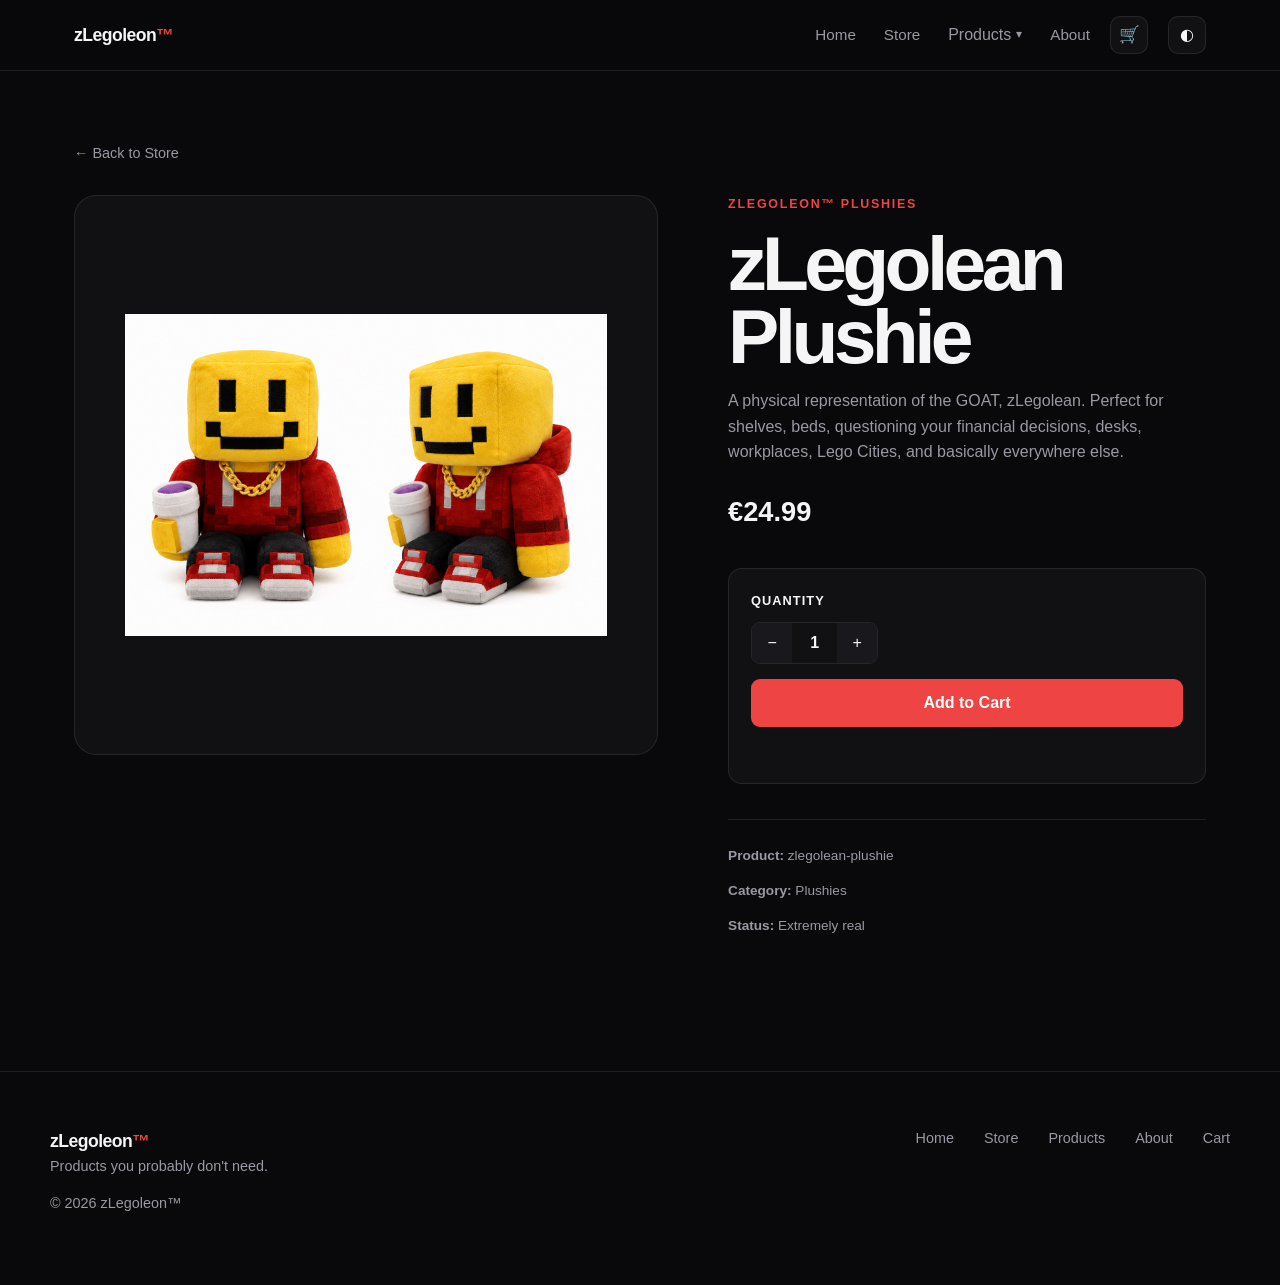
<file: plushies/zlegolean/index.html>
<!DOCTYPE html>
<html lang="en">

<head>

    <meta charset="UTF-8">

    <meta
            name="viewport"
            content="width=device-width, initial-scale=1.0"
    >

    <title>
        zLegolean Plushie — zLegoleon™
    </title>

    <link
            rel="stylesheet"
            href="../../style.css"
    >

</head>


<body>


<div id="site-nav"></div>


<main class="product-page">


    <a
            href="../../store/"
            class="back-link"
    >
        ← Back to Store
    </a>


    <div class="product-layout">


        <!-- IMAGE -->

        <div class="product-main-image">

            <img
                    src="../../images/plushies/zlegolean.png"
                    alt="zLegolean Plushie"
            >

        </div>


        <!-- DETAILS -->

        <div class="product-details">

            <p class="eyebrow">
                zLegoleon™ Plushies
            </p>


            <h1 id="productName">
                zLegolean Plushie
            </h1>


            <p
                    class="product-description"
                    id="productDescription"
            ></p>


            <div
                    class="product-price"
                    id="productPrice"
            ></div>


            <!-- PURCHASE -->

            <div class="purchase-box">

                <label class="quantity-label">
                    Quantity
                </label>


                <div class="quantity-control">

                    <button
                            id="decreaseQuantity"
                            type="button"
                    >
                        −
                    </button>


                    <span id="quantity">
                        1
                    </span>


                    <button
                            id="increaseQuantity"
                            type="button"
                    >
                        +
                    </button>

                </div>


                <button
                        class="add-cart-button"
                        id="addToCartButton"
                        type="button"
                >
                    Add to Cart
                </button>


                <div
                        class="cart-message"
                        id="cartMessage"
                ></div>

            </div>


            <!-- META -->

            <div class="product-meta">

                <p>

                    <strong>
                        Product:
                    </strong>

                    <span id="productId"></span>

                </p>


                <p>

                    <strong>
                        Category:
                    </strong>

                    <span id="productCategory"></span>

                </p>


                <p>

                    <strong>
                        Status:
                    </strong>

                    Extremely real

                </p>

            </div>

        </div>

    </div>

</main>


<div id="site-footer"></div>


<script src="../../script.js"></script>

<script src="../../products.js"></script>

<script src="../../store.js"></script>


<script>

    // ================================================
    // PRODUCT
    // ================================================

    const product =
        PRODUCTS.zlegoleanPlushie;


    document.getElementById(
        "productName"
    ).textContent =
        product.name;


    document.getElementById(
        "productDescription"
    ).textContent =
        product.description;


    document.getElementById(
        "productPrice"
    ).textContent =
        formatPrice(
            product.price
        );


    document.getElementById(
        "productId"
    ).textContent =
        product.id;


    document.getElementById(
        "productCategory"
    ).textContent =
        product.category;


    // ================================================
    // QUANTITY
    // ================================================

    let quantity = 1;


    const quantityElement =
        document.getElementById(
            "quantity"
        );


    function updateQuantity() {

        quantityElement.textContent =
            quantity;

    }


    document
        .getElementById(
            "decreaseQuantity"
        )
        .addEventListener(
            "click",
            () => {

                if (quantity > 1) {

                    quantity--;

                    updateQuantity();

                }

            }
        );


    document
        .getElementById(
            "increaseQuantity"
        )
        .addEventListener(
            "click",
            () => {

                quantity++;

                updateQuantity();

            }
        );


    // ================================================
    // ADD TO CART
    // ================================================

    document
        .getElementById(
            "addToCartButton"
        )
        .addEventListener(
            "click",
            () => {

                addToCart(
                    product,
                    quantity
                );


                const message =
                    document.getElementById(
                        "cartMessage"
                    );


                message.textContent =
                    quantity === 1
                        ? "Added to cart."
                        : `${quantity} added to cart.`;


                setTimeout(
                    () => {

                        message.textContent = "";

                    },
                    2500
                );

            }
        );

</script>


</body>

</html>
</file>
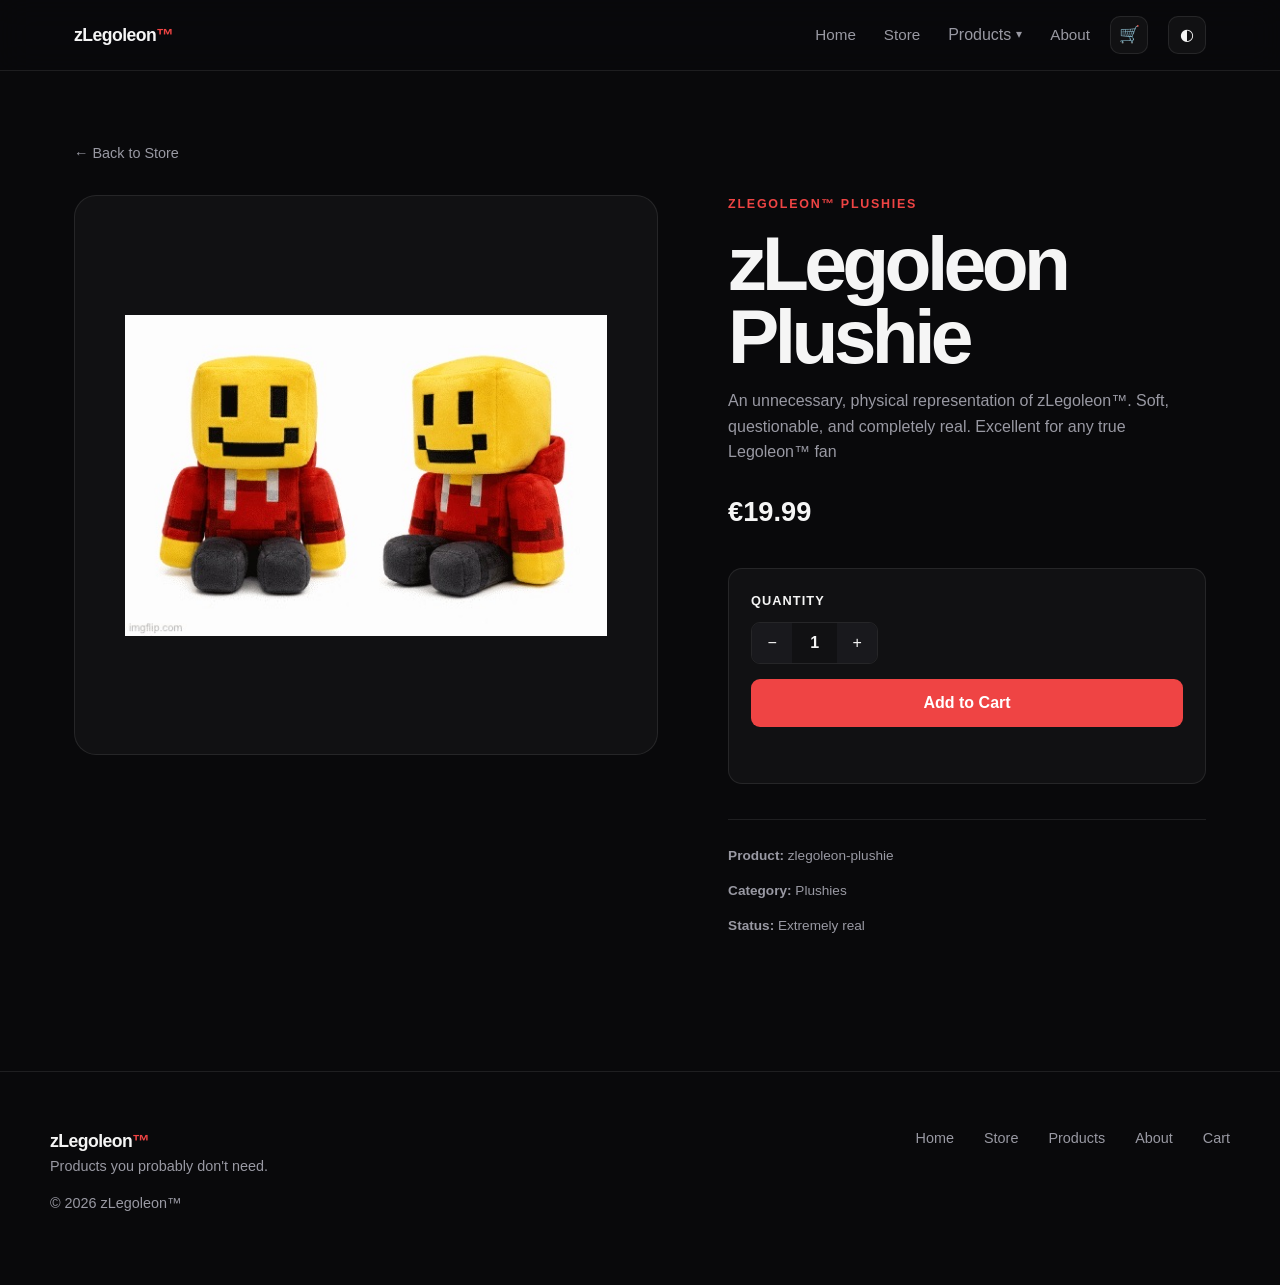
<file: plushies/zlegoleon/index.html>
<!DOCTYPE html>
<html lang="en">

<head>

  <meta charset="UTF-8">

  <meta
          name="viewport"
          content="width=device-width, initial-scale=1.0"
  >

  <title>
    zLegoleon Plushie — zLegoleon™
  </title>

  <link
          rel="stylesheet"
          href="../../style.css"
  >

</head>


<body>


<div id="site-nav"></div>


<main class="product-page">


  <a
          href="../../store/"
          class="back-link"
  >
    ← Back to Store
  </a>


  <div class="product-layout">


    <!-- IMAGE -->

    <div class="product-main-image">

      <img
              src="../../images/plushies/zlegoleon.png"
              alt="zLegoleon Plushie"
      >

    </div>


    <!-- DETAILS -->

    <div class="product-details">

      <p class="eyebrow">
        zLegoleon™ Plushies
      </p>


      <h1 id="productName">
        zLegoleon Plushie
      </h1>


      <p
              class="product-description"
              id="productDescription"
      ></p>


      <div
              class="product-price"
              id="productPrice"
      ></div>


      <!-- PURCHASE -->

      <div class="purchase-box">

        <label class="quantity-label">
          Quantity
        </label>


        <div class="quantity-control">

          <button
                  id="decreaseQuantity"
                  type="button"
          >
            −
          </button>


          <span id="quantity">
                        1
                    </span>


          <button
                  id="increaseQuantity"
                  type="button"
          >
            +
          </button>

        </div>


        <button
                class="add-cart-button"
                id="addToCartButton"
                type="button"
        >
          Add to Cart
        </button>


        <div
                class="cart-message"
                id="cartMessage"
        ></div>

      </div>


      <!-- META -->

      <div class="product-meta">

        <p>

          <strong>
            Product:
          </strong>

          <span id="productId"></span>

        </p>


        <p>

          <strong>
            Category:
          </strong>

          <span id="productCategory"></span>

        </p>


        <p>

          <strong>
            Status:
          </strong>

          Extremely real

        </p>

      </div>

    </div>

  </div>

</main>


<div id="site-footer"></div>


<script src="../../script.js"></script>

<script src="../../products.js"></script>

<script src="../../store.js"></script>


<script>

  // ================================================
  // PRODUCT
  // ================================================

  const product =
      PRODUCTS.zlegoleonPlushie;


  document.getElementById(
      "productName"
  ).textContent =
      product.name;


  document.getElementById(
      "productDescription"
  ).textContent =
      product.description;


  document.getElementById(
      "productPrice"
  ).textContent =
      formatPrice(
          product.price
      );


  document.getElementById(
      "productId"
  ).textContent =
      product.id;


  document.getElementById(
      "productCategory"
  ).textContent =
      product.category;


  // ================================================
  // QUANTITY
  // ================================================

  let quantity = 1;


  const quantityElement =
      document.getElementById(
          "quantity"
      );


  function updateQuantity() {

      quantityElement.textContent =
          quantity;

  }


  document
      .getElementById(
          "decreaseQuantity"
      )
      .addEventListener(
          "click",
          () => {

              if (quantity > 1) {

                  quantity--;

                  updateQuantity();

              }

          }
      );


  document
      .getElementById(
          "increaseQuantity"
      )
      .addEventListener(
          "click",
          () => {

              quantity++;

              updateQuantity();

          }
      );


  // ================================================
  // ADD TO CART
  // ================================================

  document
      .getElementById(
          "addToCartButton"
      )
      .addEventListener(
          "click",
          () => {

              addToCart(
                  product,
                  quantity
              );


              const message =
                  document.getElementById(
                      "cartMessage"
                  );


              message.textContent =
                  quantity === 1
                      ? "Added to cart."
                      : `${quantity} added to cart.`;


              setTimeout(
                  () => {

                      message.textContent = "";

                  },
                  2500
              );

          }
      );

</script>


</body>

</html>
</file>
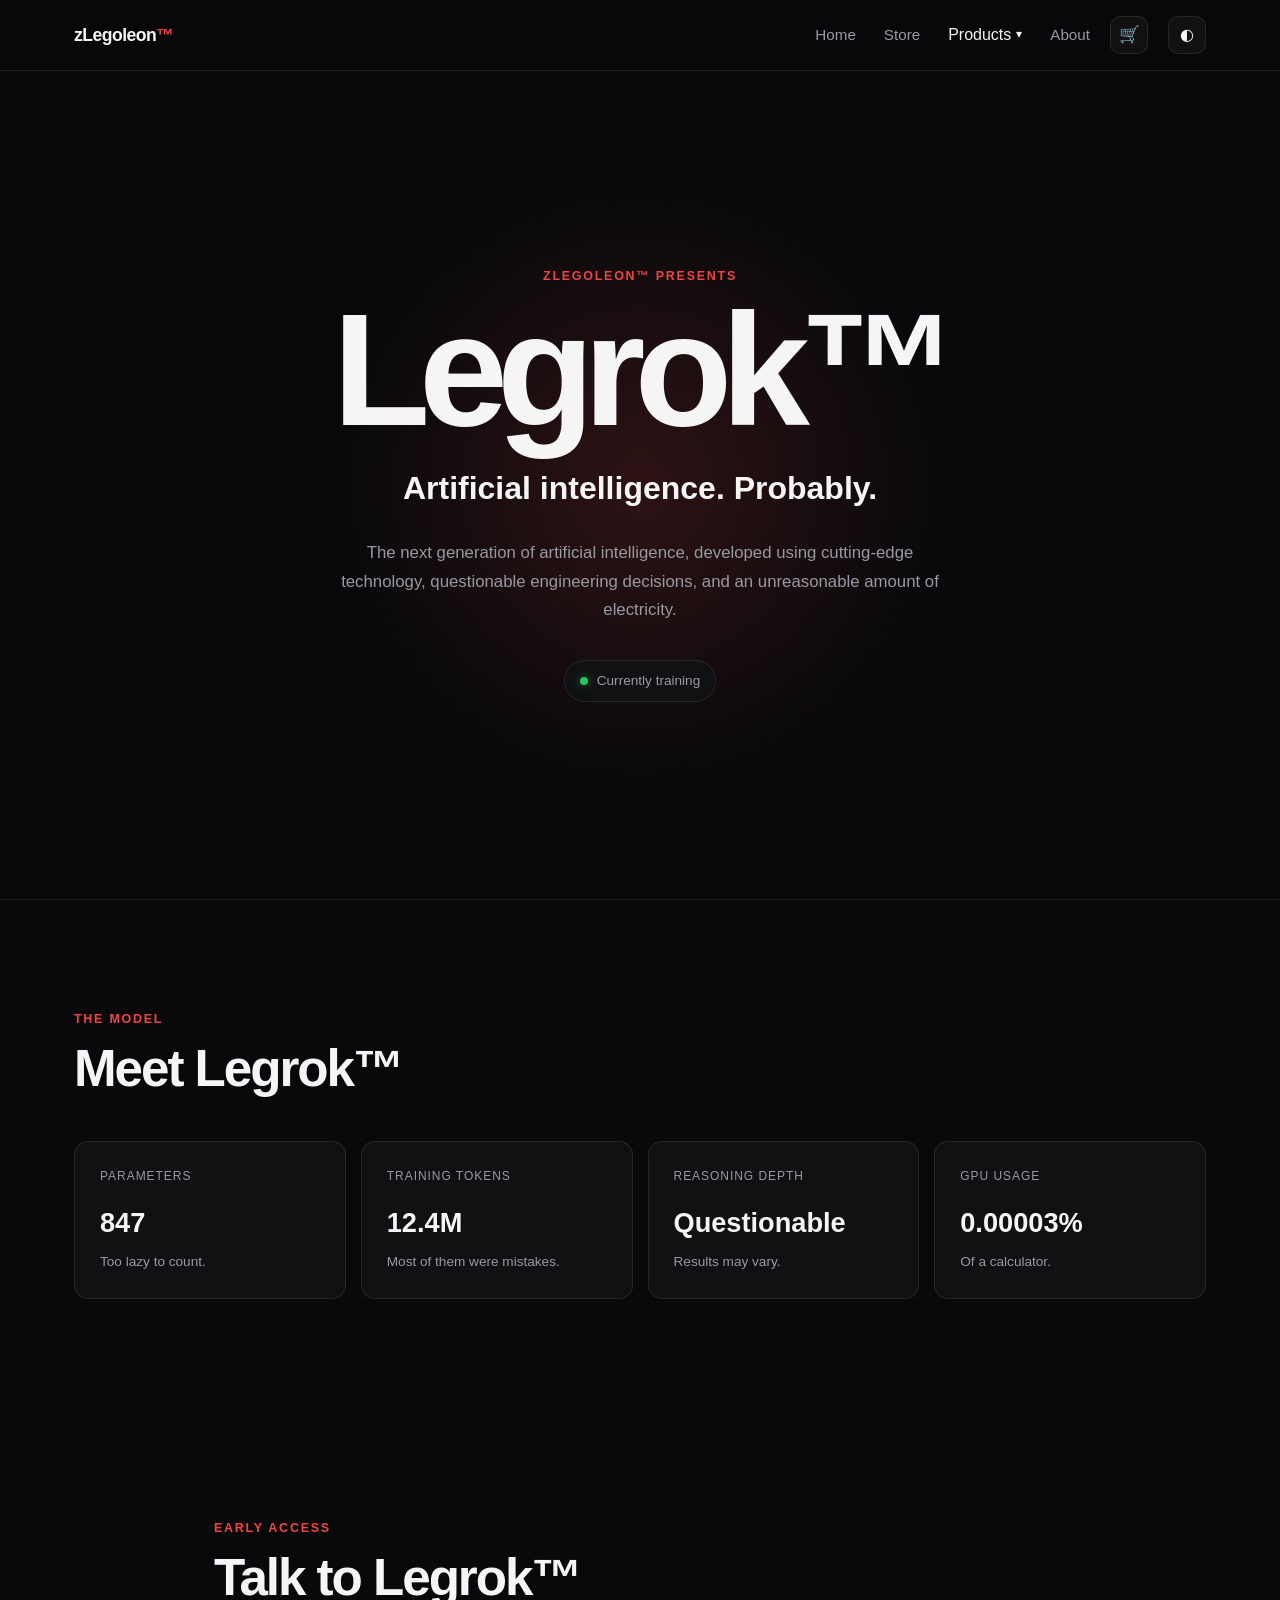
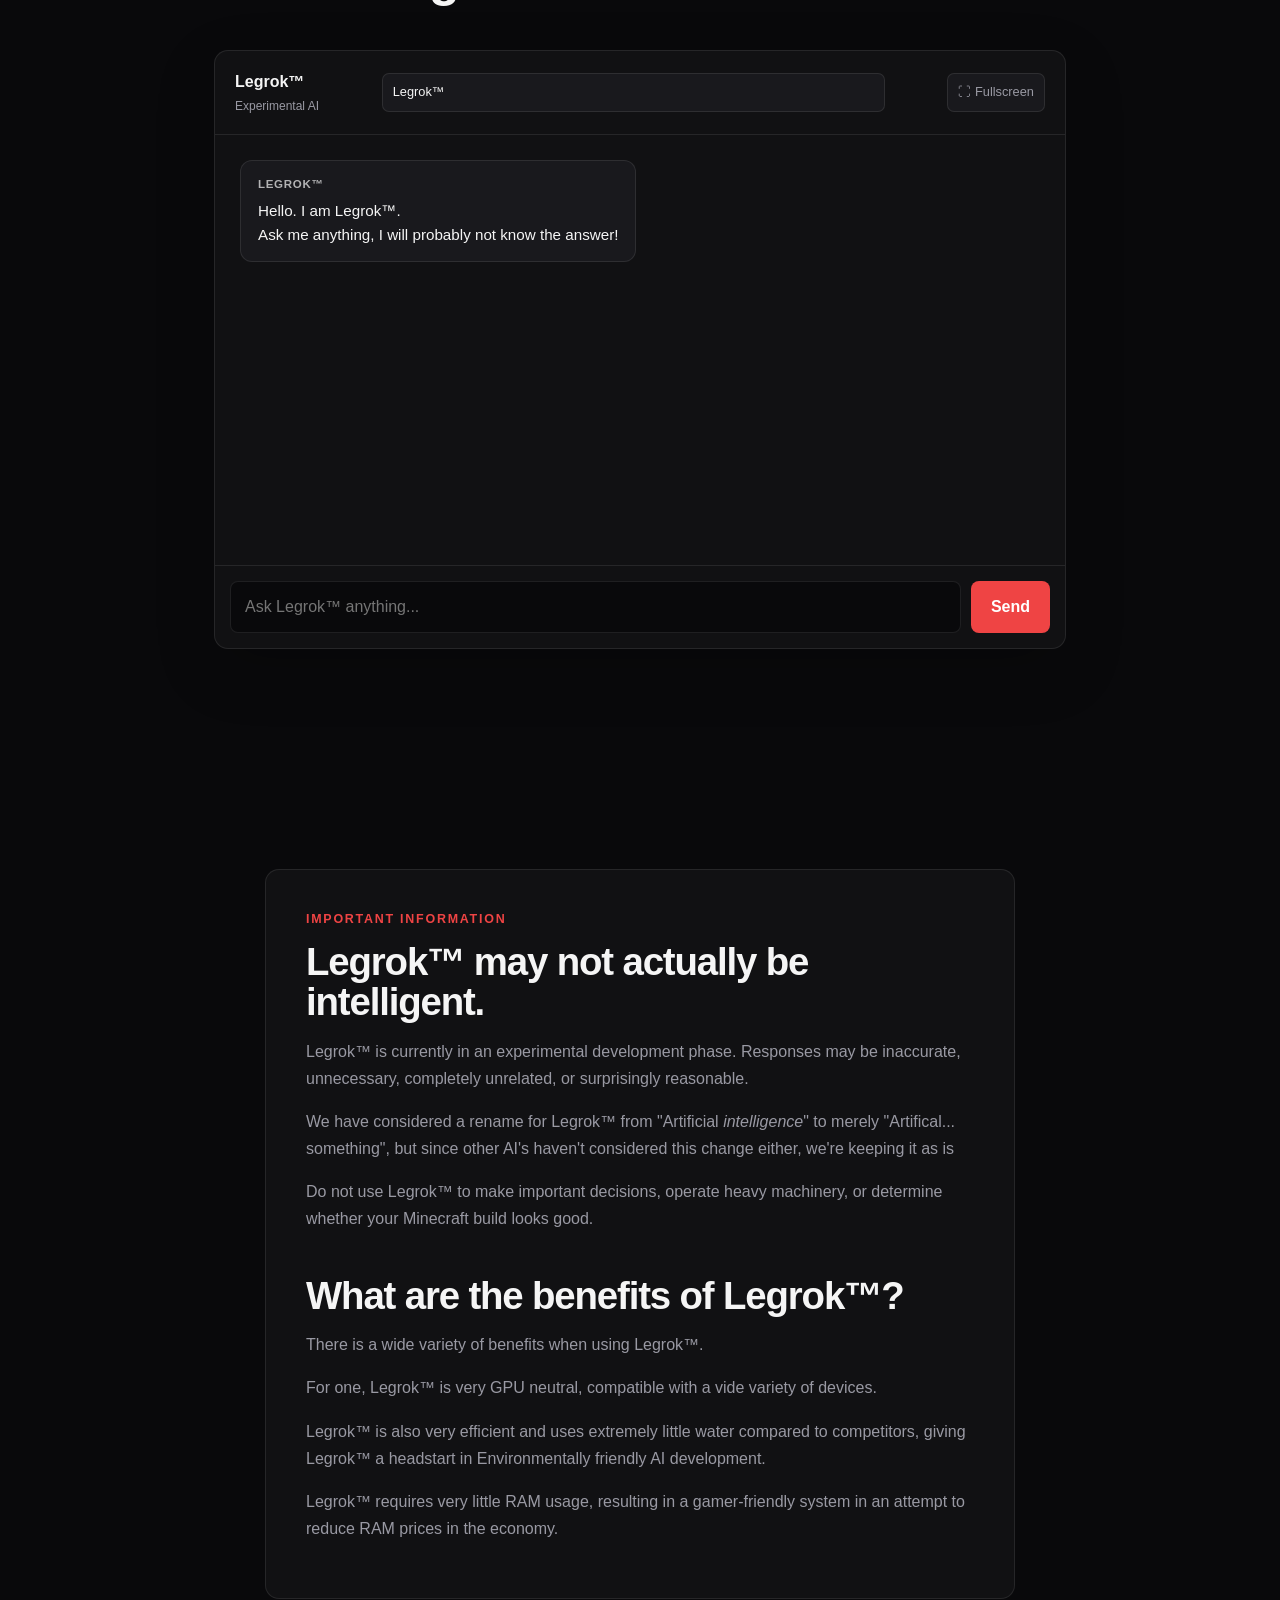
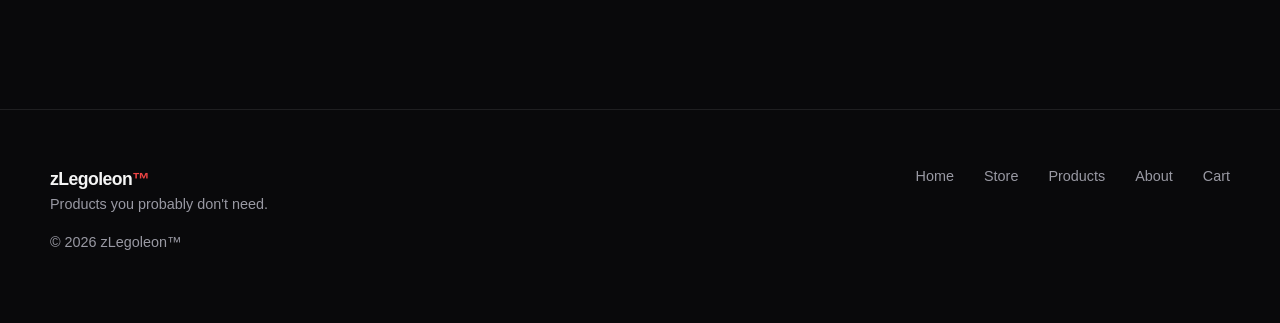
<file: products/legrok/index.html>
<!DOCTYPE html>
<html lang="en">

<head>
    <meta charset="UTF-8">
    <meta
            name="viewport"
            content="width=device-width, initial-scale=1.0"
    >

    <title>Legrok™ — zLegoleon™</title>

    <link
            rel="stylesheet"
            href="../../style.css"
    >
</head>

<body>

<div id="site-nav"></div>


<!-- HERO -->

<section class="legrok-hero">

    <div class="legrok-hero-content">

        <p class="eyebrow">
            zLegoleon™ presents
        </p>

        <h1>
            Legrok™
        </h1>

        <p class="legrok-tagline">
            Artificial intelligence.
            Probably.
        </p>

        <p class="legrok-description">
            The next generation of artificial intelligence,
            developed using cutting-edge technology,
            questionable engineering decisions,
            and an unreasonable amount of electricity.
        </p>

        <div class="legrok-status">
            <span class="legrok-status-dot"></span>
            Currently training
        </div>

    </div>

</section>


<!-- PRODUCT INFO -->

<main class="subpage">

    <section class="section">

        <div class="section-header">

            <div>
                <p class="eyebrow">
                    The model
                </p>

                <h2>
                    Meet Legrok™
                </h2>
            </div>

        </div>


        <div class="legrok-grid">

            <div class="legrok-card">

                <span class="legrok-card-label">
                    Parameters
                </span>

                <strong>
                    847
                </strong>

                <p>
                    Too lazy to count.
                </p>

            </div>


            <div class="legrok-card">

                <span class="legrok-card-label">
                    Training tokens
                </span>

                <strong>
                    12.4M
                </strong>

                <p>
                    Most of them were mistakes.
                </p>

            </div>


            <div class="legrok-card">

                <span class="legrok-card-label">
                    Reasoning depth
                </span>

                <strong>
                    Questionable
                </strong>

                <p>
                    Results may vary.
                </p>

            </div>


            <div class="legrok-card">

                <span class="legrok-card-label">
                    GPU usage
                </span>

                <strong>
                    0.00003%
                </strong>

                <p>
                    Of a calculator.
                </p>

            </div>

        </div>

    </section>


    <!-- CHAT PREVIEW -->

    <section class="section legrok-chat-section">

        <div class="section-header">

            <div>

                <p class="eyebrow">
                    Early access
                </p>

                <h2>
                    Talk to Legrok™
                </h2>

            </div>

        </div>


        <div class="legrok-chat">

            <div class="legrok-chat-header">

                <div>
                    <strong>
                        Legrok™
                    </strong>

                    <span>
                        Experimental AI
                    </span>
                </div>

                <select id="legrokModel">

                    <option value="standard">
                        Legrok™
                    </option>

                    <option value="turbo">
                        Legrok™ Turbo
                    </option>

                    <option value="ultra">
                        Legrok™ Ultra™
                    </option>

                    <option value="premium">
                        Legrok™ Premium™
                    </option>

                    <option value="turboultimate">
                        Legrok™ Turbo Ultimate
                    </option>

                    <option value="ultrapropremuim">
                        Legrok™ Ultra Pro Premium Super Smart Turbo Ultimate Hyper 4k UHD 240hz™
                    </option>

                </select>

                <a
                        href="./fullscreen/"
                        class="legrok-fullscreen-button"
                >
                    ⛶ Fullscreen
                </a>

            </div>


            <div
                    class="legrok-messages"
                    id="legrokMessages"
            >

                <div class="legrok-message legrok-message-ai">

                    <div class="legrok-message-name">
                        Legrok™
                    </div>

                    <p>
                        Hello. I am Legrok™.
                        <br>
                        Ask me anything,
                        I will probably not know the answer!
                    </p>

                </div>

            </div>


            <div class="legrok-input-area">

                <input
                        type="text"
                        id="legrokInput"
                        placeholder="Ask Legrok™ anything..."
                        autocomplete="off"
                >

                <button
                        type="button"
                        id="legrokSend"
                >
                    Send
                </button>

            </div>

        </div>

    </section>


    <!-- DISCLAIMER -->

    <section class="section">

        <div class="legrok-disclaimer">

            <p class="eyebrow">
                Important information
            </p>

            <h2>
                Legrok™ may not actually be intelligent.
            </h2>

            <p>
                Legrok™ is currently in an experimental
                development phase. Responses may be
                inaccurate, unnecessary, completely unrelated,
                or surprisingly reasonable.
            </p>

            <p>
                We have considered a rename for Legrok™ from
                "Artificial <i>intelligence</i>" to merely
                "Artifical... <i></i>something</i>", but since
                other AI's haven't considered this change either,
                we're keeping it as is
            </p>

            <p>
                Do not use Legrok™ to make important
                decisions, operate heavy machinery,
                or determine whether your Minecraft
                build looks good.
                <br>
                <br>
            </p>

            <p> </p>

            <h2>
               What are the benefits of Legrok™?
            </h2>

            <p>
                There is a wide variety of benefits when
                using Legrok™.
            </p>

            <p>
                For one, Legrok™ is very GPU neutral, compatible
                with a vide variety of devices.
            </p>
            <p>
                Legrok™ is also very efficient and uses extremely
                little water compared to competitors, giving Legrok™
                a headstart in Environmentally friendly AI development.
            <p/>
            <p>
                Legrok™ requires very little RAM usage, resulting in a
                gamer-friendly system in an attempt to reduce RAM prices in
                the economy.
            </p>

        </div>

    </section>

</main>


<div id="site-footer"></div>


<script src="../../script.js"></script>
<script src="../../products.js"></script>
<script src="../../store.js"></script>

<script src="./legrok.js"></script>

</body>
</html>
</file>
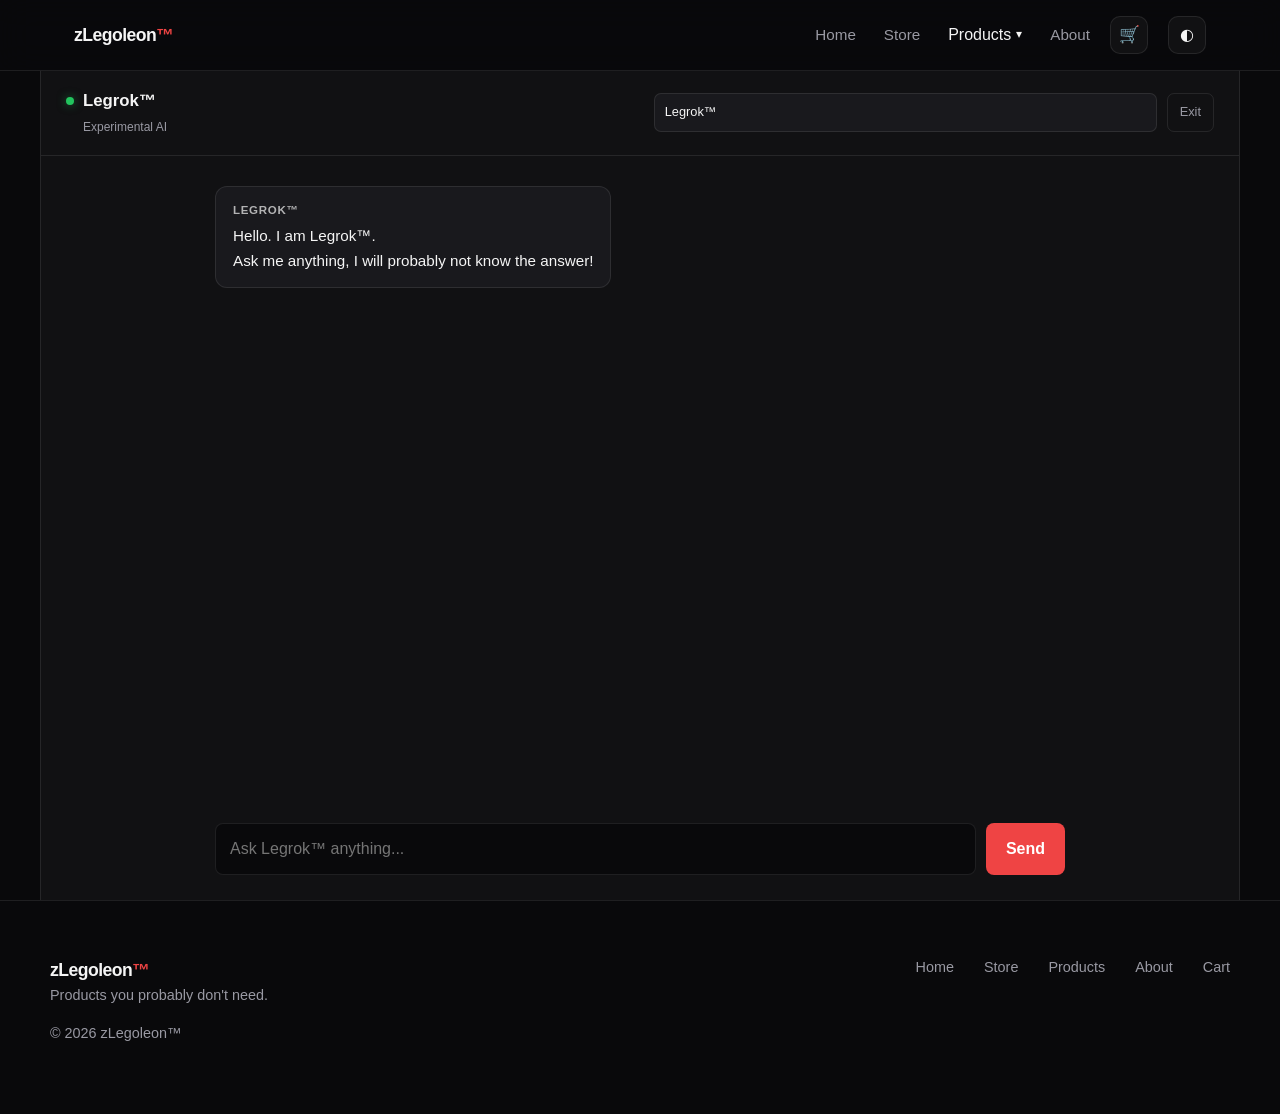
<file: products/legrok/fullscreen/index.html>
<!DOCTYPE html>
<html lang="en">

<head>

  <meta charset="UTF-8">

  <meta
          name="viewport"
          content="width=device-width, initial-scale=1.0"
  >

  <title>Legrok™ — Fullscreen</title>

  <link
          rel="stylesheet"
          href="../../../style.css"
  >

</head>


<body>

<div id="site-nav"></div>


<main class="legrok-fullscreen">

  <div class="legrok-fullscreen-inner">


    <!-- HEADER -->

    <div class="legrok-fullscreen-header">

      <div>

        <div class="legrok-fullscreen-title">

          <span class="legrok-status-dot"></span>

          <strong>
            Legrok™
          </strong>

        </div>

        <span class="legrok-fullscreen-subtitle">
                    Experimental AI
                </span>

      </div>


      <div class="legrok-fullscreen-actions">

        <select id="legrokModel">

          <option value="standard">
            Legrok™
          </option>

          <option value="turbo">
            Legrok™ Turbo
          </option>

          <option value="ultra">
            Legrok™ Ultra™
          </option>

          <option value="premium">
            Legrok™ Premium™
          </option>

          <option value="turboultimate">
            Legrok™ Turbo Ultimate
          </option>


          <option value="ultrapropremuim">
            Legrok™ Ultra Pro Premium Super Smart Turbo Ultimate Hyper 4k UHD 240hz™
          </option>

        </select>

        <a
                href="../"
                class="legrok-fullscreen-exit"
        >
          Exit
        </a>

      </div>

    </div>


    <!-- MESSAGES -->

    <div
            class="legrok-messages"
            id="legrokMessages"
    >

      <div
              class="legrok-message legrok-message-ai"
      >

        <div class="legrok-message-name">
          Legrok™
        </div>

        <p>
          Hello. I am Legrok™.
          <br>
          Ask me anything,
          I will probably not know the answer!
        </p>

      </div>

    </div>


    <!-- INPUT -->

    <div class="legrok-input-area">

      <input
              type="text"
              id="legrokInput"
              placeholder="Ask Legrok™ anything..."
              autocomplete="off"
      >

      <button
              type="button"
              id="legrokSend"
      >
        Send
      </button>

    </div>


  </div>

</main>


<div id="site-footer"></div>


<script src="../../../script.js"></script>

<script src="../../../products.js"></script>

<script src="../../../store.js"></script>

<script src="../legrok.js"></script>

</body>

</html>
</file>
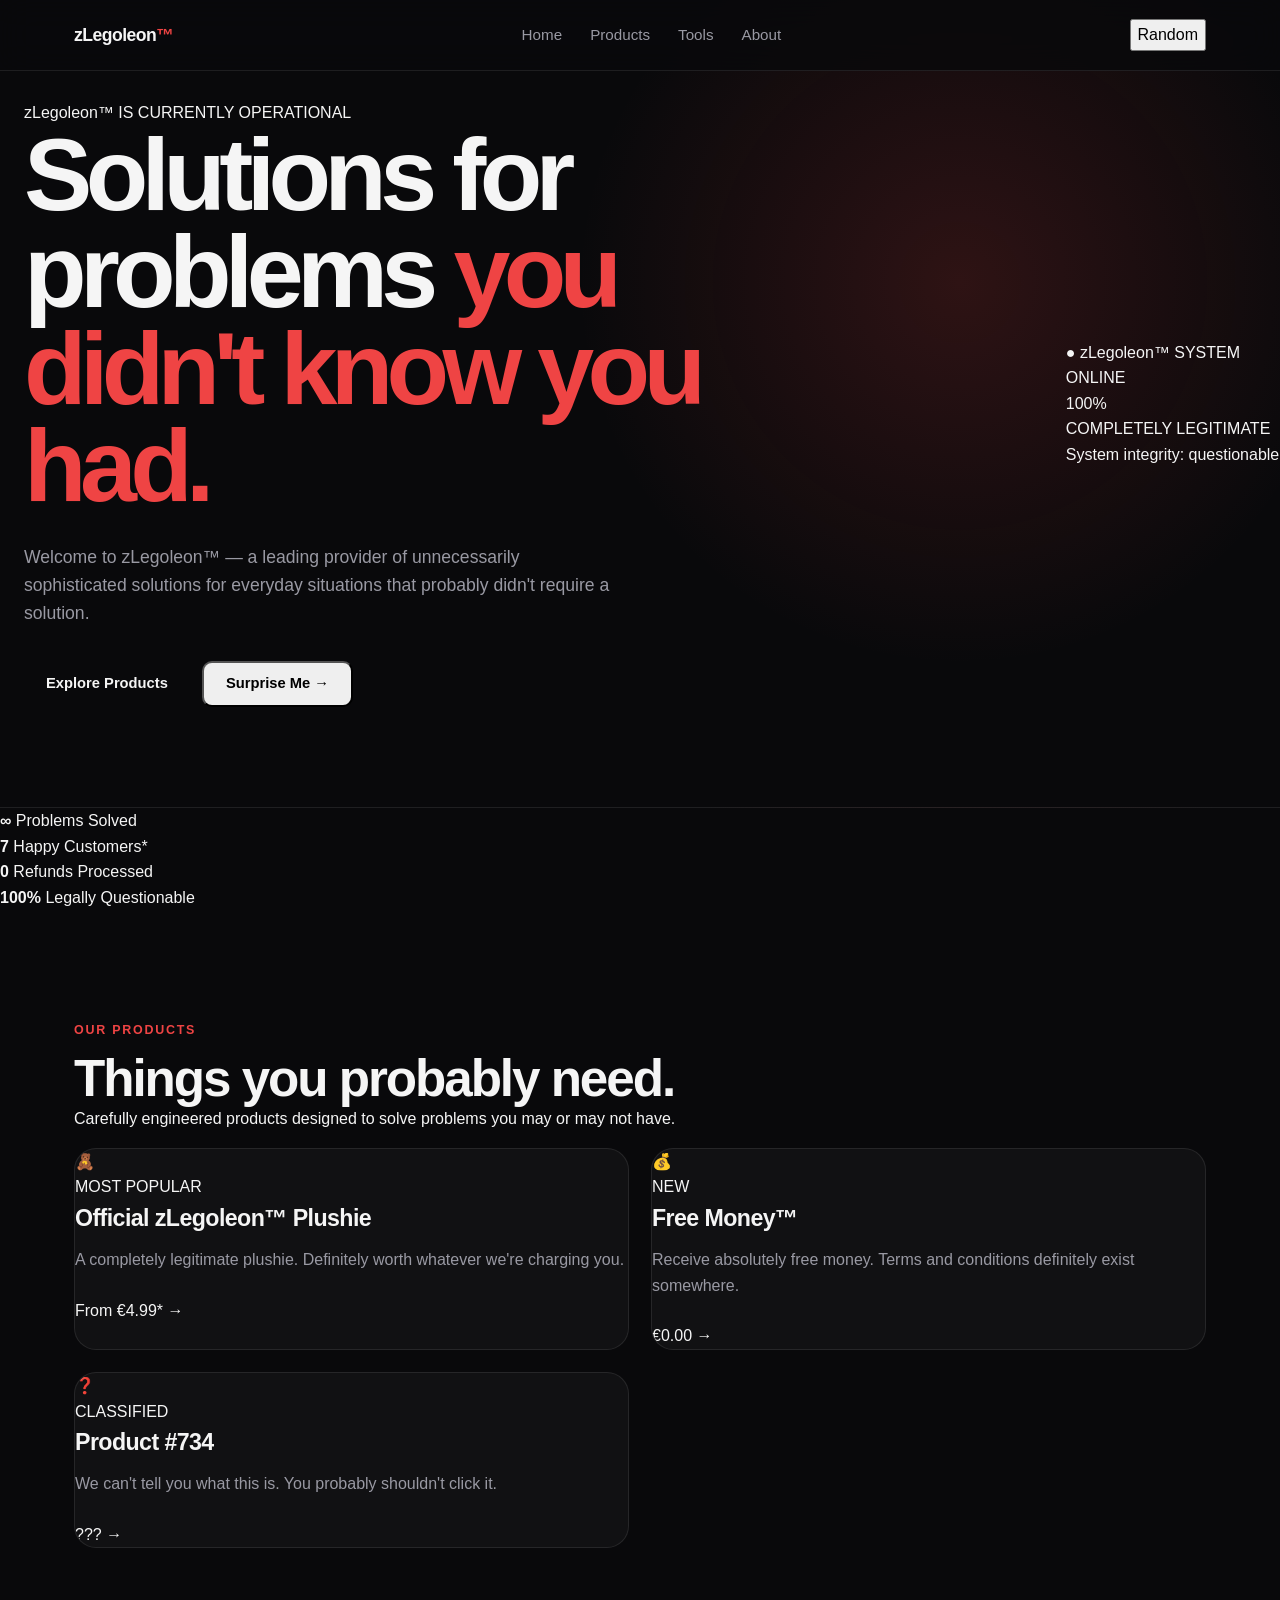
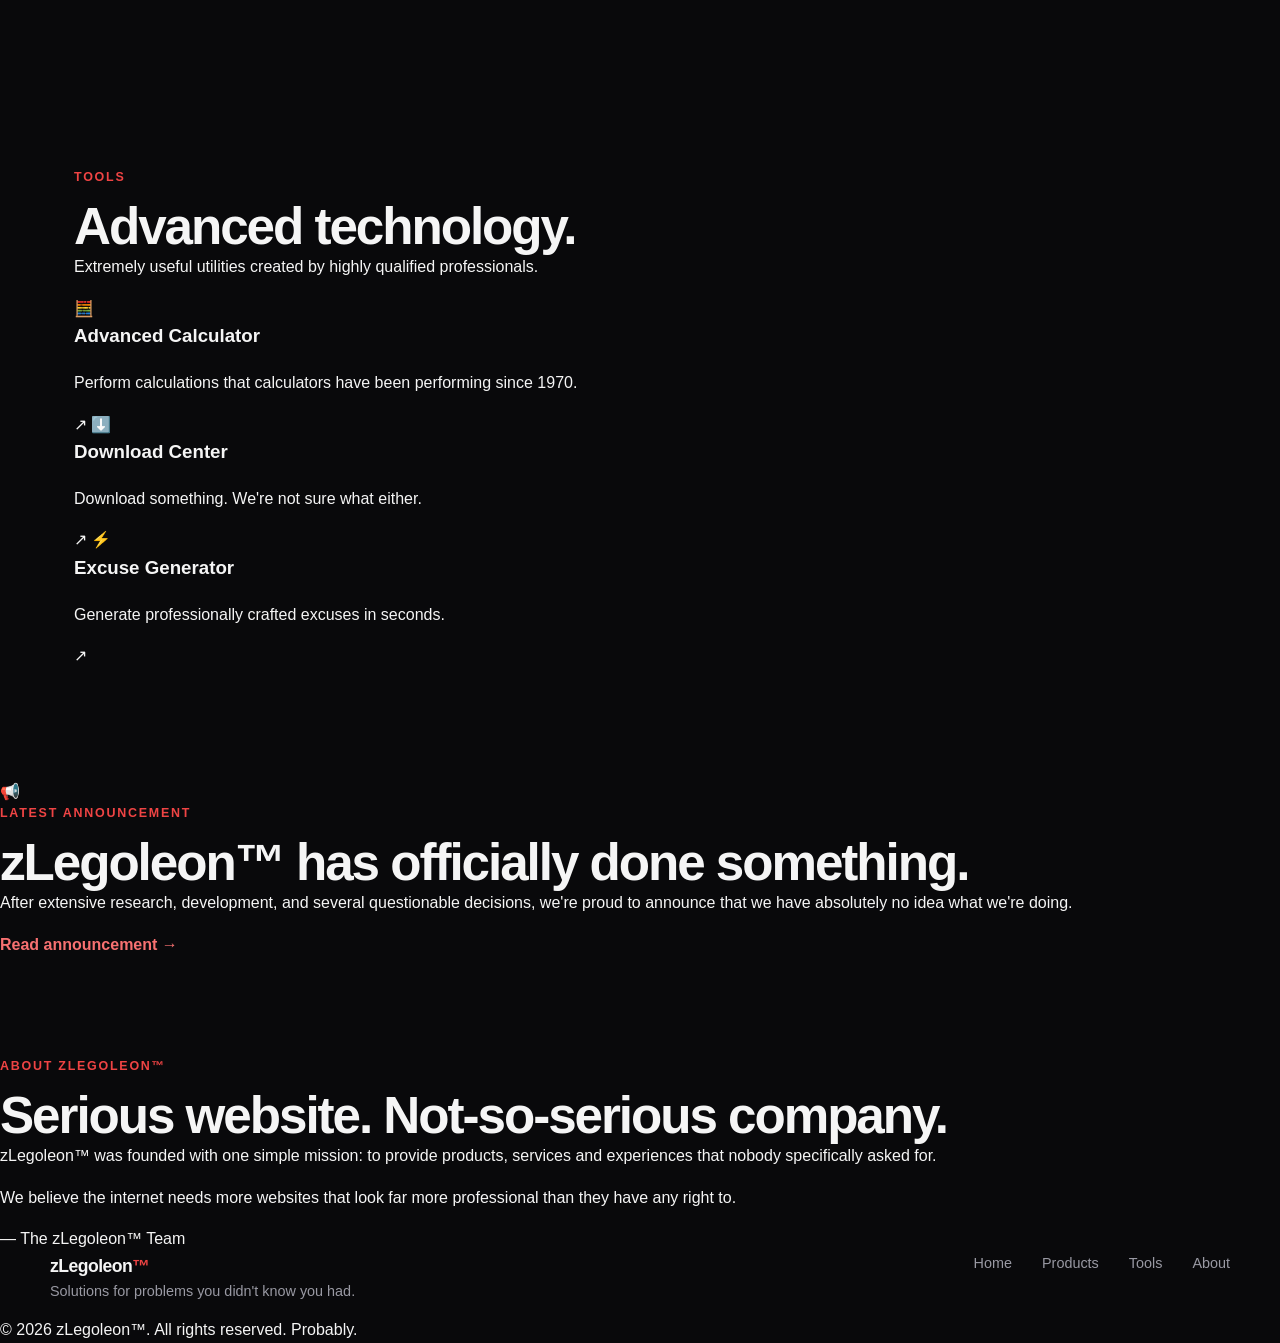
<file: index1.html>
<!DOCTYPE html>
<html lang="en">
<head>
    <meta charset="UTF-8">
    <meta name="viewport" content="width=device-width, initial-scale=1.0">

    <title>zLegoleon™ — Solutions for problems you didn't know you had.</title>

    <link rel="stylesheet" href="style.css">
</head>

<body>

    <!-- Navigation -->
    <header class="navbar">
        <div class="nav-container">

            <a href="/" class="logo">
                zLegoleon<span>™</span>
            </a>

            <nav class="nav-links">
                <a href="#home">Home</a>
                <a href="#products">Products</a>
                <a href="#tools">Tools</a>
                <a href="#about">About</a>
            </nav>

            <button class="random-button" id="randomButton">
                Random
            </button>

        </div>
    </header>


    <main>

        <!-- Hero -->
        <section class="hero" id="home">

            <div class="hero-content">

                <div class="announcement">
                    <span class="announcement-dot"></span>
                    zLegoleon™ IS CURRENTLY OPERATIONAL
                </div>

                <h1>
                    Solutions for problems
                    <span>you didn't know you had.</span>
                </h1>

                <p class="hero-description">
                    Welcome to zLegoleon™ — a leading provider of
                    unnecessarily sophisticated solutions for everyday
                    situations that probably didn't require a solution.
                </p>

                <div class="hero-buttons">
                    <a href="#products" class="button primary">
                        Explore Products
                    </a>

                    <button class="button secondary" id="randomHeroButton">
                        Surprise Me →
                    </button>
                </div>

            </div>

            <div class="hero-card">

                <div class="card-header">
                    <span>●</span>
                    zLegoleon™ SYSTEM
                    <span class="status">ONLINE</span>
                </div>

                <div class="system-content">

                    <div class="system-number">
                        100%
                    </div>

                    <div class="system-label">
                        COMPLETELY LEGITIMATE
                    </div>

                    <div class="progress">
                        <div class="progress-bar"></div>
                    </div>

                    <div class="system-footer">
                        System integrity: questionable
                    </div>

                </div>

            </div>

        </section>


        <!-- Stats -->
        <section class="stats">

            <div class="stat">
                <strong>∞</strong>
                <span>Problems Solved</span>
            </div>

            <div class="stat">
                <strong>7</strong>
                <span>Happy Customers*</span>
            </div>

            <div class="stat">
                <strong>0</strong>
                <span>Refunds Processed</span>
            </div>

            <div class="stat">
                <strong>100%</strong>
                <span>Legally Questionable</span>
            </div>

        </section>


        <!-- Products -->
        <section class="section" id="products">

            <div class="section-heading">

                <div>
                    <div class="eyebrow">OUR PRODUCTS</div>

                    <h2>
                        Things you probably
                        <span>need.</span>
                    </h2>
                </div>

                <p>
                    Carefully engineered products designed to
                    solve problems you may or may not have.
                </p>

            </div>


            <div class="product-grid">

                <!-- Plushie -->
                <a href="plushie/" class="product-card">

                    <div class="product-icon">🧸</div>

                    <div class="product-info">

                        <div class="product-tag">
                            MOST POPULAR
                        </div>

                        <h3>Official zLegoleon™ Plushie</h3>

                        <p>
                            A completely legitimate plushie.
                            Definitely worth whatever we're
                            charging you.
                        </p>

                        <div class="product-bottom">
                            <span>From €4.99*</span>
                            <span class="arrow">→</span>
                        </div>

                    </div>

                </a>


                <!-- Fake product -->
                <a href="free-money/" class="product-card">

                    <div class="product-icon">💰</div>

                    <div class="product-info">

                        <div class="product-tag">
                            NEW
                        </div>

                        <h3>Free Money™</h3>

                        <p>
                            Receive absolutely free money.
                            Terms and conditions definitely
                            exist somewhere.
                        </p>

                        <div class="product-bottom">
                            <span>€0.00</span>
                            <span class="arrow">→</span>
                        </div>

                    </div>

                </a>


                <!-- Mystery -->
                <a href="mystery/" class="product-card">

                    <div class="product-icon">❓</div>

                    <div class="product-info">

                        <div class="product-tag">
                            CLASSIFIED
                        </div>

                        <h3>Product #734</h3>

                        <p>
                            We can't tell you what this is.
                            You probably shouldn't click it.
                        </p>

                        <div class="product-bottom">
                            <span>???</span>
                            <span class="arrow">→</span>
                        </div>

                    </div>

                </a>

            </div>

        </section>


        <!-- Tools -->
        <section class="section tools-section" id="tools">

            <div class="section-heading">

                <div>
                    <div class="eyebrow">TOOLS</div>

                    <h2>
                        Advanced technology.
                    </h2>
                </div>

                <p>
                    Extremely useful utilities created by
                    highly qualified professionals.
                </p>

            </div>


            <div class="tools-grid">

                <a href="calculator/" class="tool-card">
                    <span class="tool-icon">🧮</span>

                    <div>
                        <h3>Advanced Calculator</h3>
                        <p>
                            Perform calculations that calculators
                            have been performing since 1970.
                        </p>
                    </div>

                    <span class="tool-arrow">↗</span>
                </a>


                <a href="download/" class="tool-card">
                    <span class="tool-icon">⬇️</span>

                    <div>
                        <h3>Download Center</h3>
                        <p>
                            Download something. We're not sure
                            what either.
                        </p>
                    </div>

                    <span class="tool-arrow">↗</span>
                </a>


                <a href="generator/" class="tool-card">
                    <span class="tool-icon">⚡</span>

                    <div>
                        <h3>Excuse Generator</h3>
                        <p>
                            Generate professionally crafted
                            excuses in seconds.
                        </p>
                    </div>

                    <span class="tool-arrow">↗</span>
                </a>

            </div>

        </section>


        <!-- Announcement -->
        <section class="announcement-section">

            <div class="announcement-box">

                <div class="announcement-large-icon">
                    📢
                </div>

                <div>

                    <div class="eyebrow">
                        LATEST ANNOUNCEMENT
                    </div>

                    <h2>
                        zLegoleon™ has officially done something.
                    </h2>

                    <p>
                        After extensive research, development,
                        and several questionable decisions,
                        we're proud to announce that we have
                        absolutely no idea what we're doing.
                    </p>

                    <a href="announcements/" class="text-link">
                        Read announcement →
                    </a>

                </div>

            </div>

        </section>


        <!-- About -->
        <section class="about-section" id="about">

            <div class="about-content">

                <div class="eyebrow">
                    ABOUT zLegoleon™
                </div>

                <h2>
                    Serious website.
                    <span>Not-so-serious company.</span>
                </h2>

                <p>
                    zLegoleon™ was founded with one simple mission:
                    to provide products, services and experiences
                    that nobody specifically asked for.
                </p>

                <p>
                    We believe the internet needs more websites
                    that look far more professional than they
                    have any right to.
                </p>

                <div class="signature">
                    — The zLegoleon™ Team
                </div>

            </div>

        </section>

    </main>


    <!-- Footer -->
    <footer>

        <div class="footer-container">

            <div class="footer-brand">
                <div class="logo">
                    zLegoleon<span>™</span>
                </div>

                <p>
                    Solutions for problems you didn't know you had.
                </p>
            </div>

            <div class="footer-links">

                <a href="#home">Home</a>
                <a href="#products">Products</a>
                <a href="#tools">Tools</a>
                <a href="#about">About</a>

            </div>

        </div>

        <div class="footer-bottom">
            © 2026 zLegoleon™. All rights reserved.
            Probably.
        </div>

    </footer>


    <script src="script.js"></script>

</body>
</html>
</file>
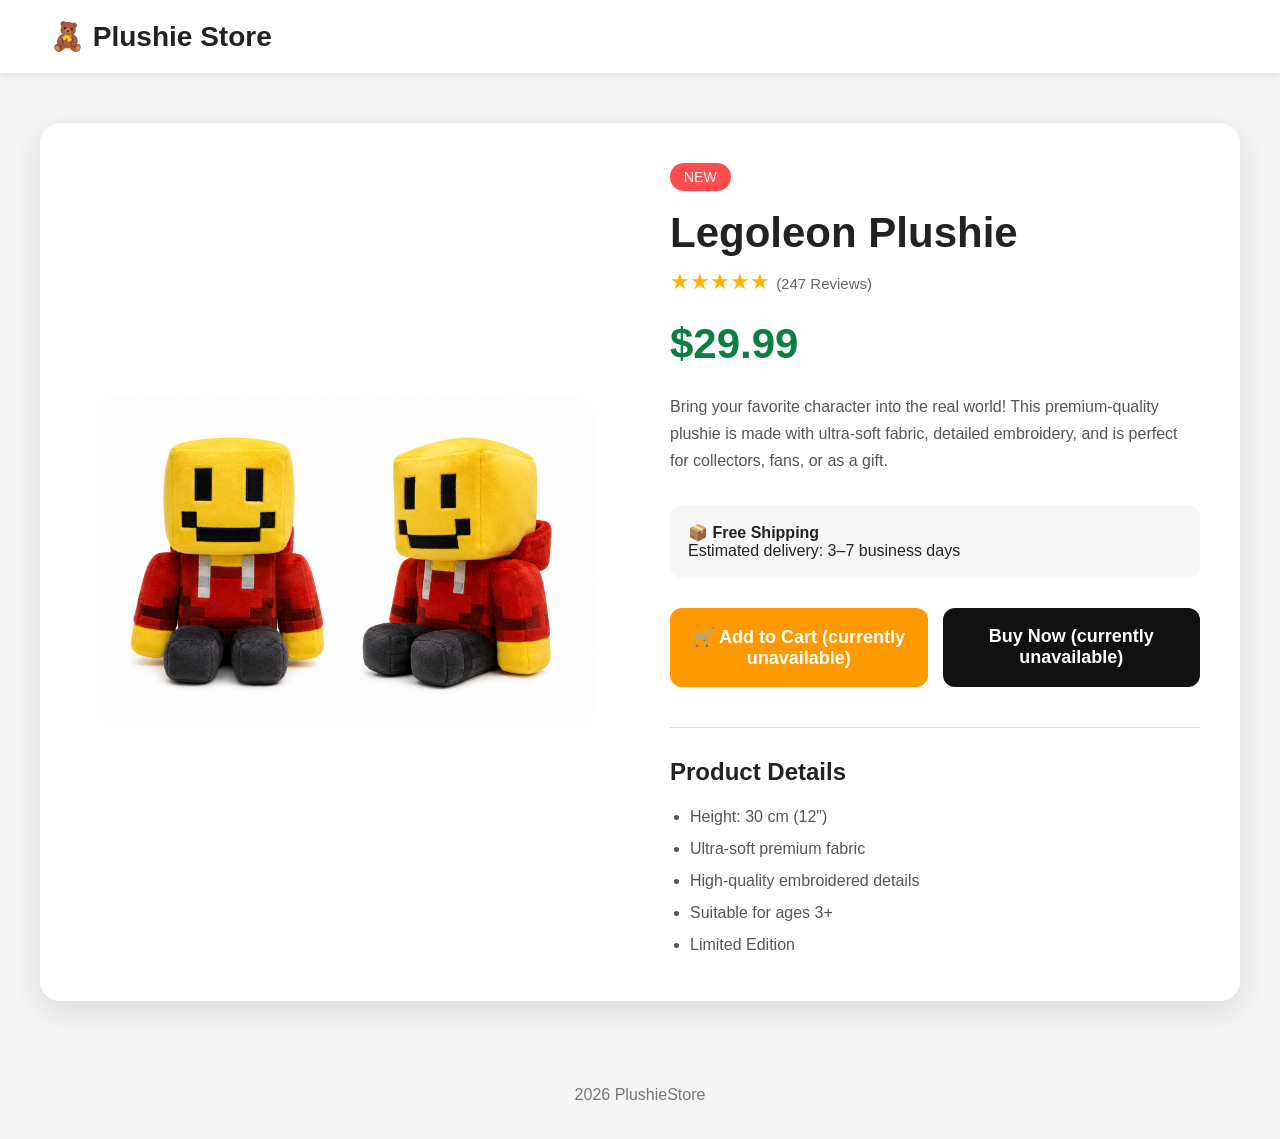
<file: plushie.html>
<!DOCTYPE html>
<html lang="en">
<head>
<meta charset="UTF-8">
<meta name="viewport" content="width=device-width, initial-scale=1.0">
<title>Legoleon Plushie</title>

<style>
*{
    margin:0;
    padding:0;
    box-sizing:border-box;
    font-family:Arial, Helvetica, sans-serif;
}

body{
    background:#f5f5f5;
    color:#222;
}

header{
    background:white;
    padding:20px 50px;
    box-shadow:0 2px 8px rgba(0,0,0,.08);
}

.logo{
    font-size:28px;
    font-weight:bold;
}

.container{
    max-width:1200px;
    margin:50px auto;
    display:flex;
    gap:60px;
    background:white;
    padding:40px;
    border-radius:20px;
    box-shadow:0 10px 35px rgba(0,0,0,.12);
}

.image-section{
    flex:1;
    display:flex;
    justify-content:center;
    align-items:center;
}

.image-section img{
    width:100%;
    max-width:500px;
    border-radius:20px;
    background:#fafafa;
}

.info{
    flex:1;
}

.badge{
    display:inline-block;
    background:#ff4d4d;
    color:white;
    padding:6px 14px;
    border-radius:30px;
    font-size:14px;
    margin-bottom:18px;
}

h1{
    font-size:42px;
    margin-bottom:12px;
}

.rating{
    color:#ffb400;
    font-size:22px;
    margin-bottom:15px;
}

.reviews{
    color:#666;
    font-size:15px;
}

.price{
    font-size:42px;
    color:#0a7f3f;
    margin:25px 0;
    font-weight:bold;
}

.description{
    color:#555;
    line-height:1.7;
    margin-bottom:30px;
}

.shipping{
    background:#f7f7f7;
    padding:18px;
    border-radius:12px;
    margin-bottom:30px;
}

.buttons{
    display:flex;
    gap:15px;
}

button{
    flex:1;
    padding:18px;
    border:none;
    border-radius:12px;
    cursor:pointer;
    font-size:18px;
    font-weight:bold;
    transition:.2s;
}

.cart{
    background:#ff9900;
    color:white;
}

.buy{
    background:#111;
    color:white;
}

button:hover{
    transform:translateY(-2px);
    opacity:.92;
}

.details{
    margin-top:40px;
    border-top:1px solid #ddd;
    padding-top:30px;
}

.details h2{
    margin-bottom:15px;
}

.details ul{
    padding-left:20px;
    line-height:2;
    color:#555;
}

footer{
    text-align:center;
    padding:35px;
    color:#777;
}

@media(max-width:900px){
    .container{
        flex-direction:column;
    }

    .buttons{
        flex-direction:column;
    }
}
</style>
</head>

<body>

<header>
    <div class="logo">🧸 Plushie Store</div>
</header>

<div class="container">

    <div class="image-section">
        <img src="image1.png" alt="Plushie">
    </div>

    <div class="info">

        <div class="badge">NEW</div>

        <h1>Legoleon Plushie</h1>

        <div class="rating">
            ★★★★★
            <span class="reviews">(247 Reviews)</span>
        </div>

        <div class="price">$29.99</div>

        <p class="description">
            Bring your favorite character into the real world! This premium-quality plushie
            is made with ultra-soft fabric, detailed embroidery, and is perfect for collectors,
            fans, or as a gift.
        </p>

        <div class="shipping">
            📦 <strong>Free Shipping</strong><br>
            Estimated delivery: 3–7 business days
        </div>

        <div class="buttons">
            <button class="cart">🛒 Add to Cart (currently unavailable)</button>
            <button class="buy">Buy Now (currently unavailable)</button>
        </div>

        <div class="details">
            <h2>Product Details</h2>

            <ul>
                <li>Height: 30 cm (12")</li>
                <li>Ultra-soft premium fabric</li>
                <li>High-quality embroidered details</li>
                <li>Suitable for ages 3+</li>
                <li>Limited Edition</li>
            </ul>
        </div>

    </div>

</div>

<footer>
    2026 PlushieStore
</footer>

</body>
</html>
</file>
<file: style.css>
/* =========================================================
    ZLEGOLEON™ GLOBAL STYLES
    ========================================================= */

 :root {
     --background: #09090b;
     --surface: #111113;
     --surface-light: #19191d;

     --text: #f5f5f5;
     --muted: #9999a3;

     --border: rgba(255, 255, 255, 0.09);

     --accent: #ef4444;
     --accent-light: #f87171;
     --accent-dark: #b91c1c;

     --accent-glow: rgba(239, 68, 68, 0.16);

     --nav-background: rgba(9, 9, 11, 0.82);

     --max-width: 1180px;

     --radius-small: 8px;
     --radius-medium: 14px;
     --radius-large: 22px;
 }


 /* LIGHT MODE */

 body.light {
     --background: #f7f7f8;
     --surface: #ffffff;
     --surface-light: #eeeeef;

     --text: #111113;
     --muted: #66666e;

     --border: rgba(0, 0, 0, 0.1);

     --nav-background: rgba(247, 247, 248, 0.86);
 }


 /* RESET */

 * {
     box-sizing: border-box;
 }

 html {
     scroll-behavior: smooth;
 }

 body {
     margin: 0;

     background: var(--background);
     color: var(--text);

     font-family:
         -apple-system,
         BlinkMacSystemFont,
         "Segoe UI",
         Roboto,
         Helvetica,
         Arial,
         sans-serif;

     line-height: 1.6;

     transition:
         background 0.2s ease,
         color 0.2s ease;
 }

 a {
     color: inherit;
     text-decoration: none;
 }

 button,
 input {
     font: inherit;
 }


 /* =========================================================
    NAVIGATION
    ========================================================= */

.navbar {
    position: fixed;
    top: 0;
    left: 0;
    right: 0;

    z-index: 1000;

    background: var(--nav-background);

    backdrop-filter: blur(16px);
    -webkit-backdrop-filter: blur(16px);

    border-bottom: 1px solid var(--border);

    transition:
        transform 0.25s ease-in-out;

    will-change: transform;
}

.navbar.nav-hidden {
    transform: translateY(-100%);
}

/*
 * Keep the navbar's space in the document
 * even though the actual navbar is fixed.
 */
#site-nav {
    height: 70px;
}

 .nav-container {
     max-width: var(--max-width);
     height: 70px;

     margin: auto;
     padding: 0 24px;

     display: flex;
     align-items: center;
     justify-content: space-between;
 }

 .logo {
     font-size: 1.1rem;
     font-weight: 800;
     letter-spacing: -0.03em;
 }

 .logo span {
     color: var(--accent);
 }

 .nav-right {
     display: flex;
     align-items: center;
     gap: 20px;
 }

 .nav-links {
     display: flex;
     align-items: center;
     gap: 28px;
 }

 .nav-links a {
     position: relative;

     color: var(--muted);

     font-size: 0.95rem;
     font-weight: 500;

     transition: color 0.2s ease;
 }

 .nav-links a:hover {
     color: var(--text);
 }

 .nav-links a.active {
     color: var(--text);
 }

 .nav-links a.active::after {
     content: "";

     position: absolute;
     left: 0;
     right: 0;
     bottom: -8px;

     height: 2px;

     background: var(--accent);
     border-radius: 999px;
 }


 /* CART */

 .cart-button {
     position: relative;

     width: 38px;
     height: 38px;

     display: flex;
     align-items: center;
     justify-content: center;

     border: 1px solid var(--border);
     border-radius: 10px;

     background: var(--surface);

     font-size: 1.05rem;

     transition:
         border-color 0.2s ease,
         transform 0.2s ease;
 }

 .cart-button:hover {
     border-color: var(--accent);
     transform: translateY(-1px);
 }

 .cart-count {
     position: absolute;

     top: -6px;
     right: -6px;

     min-width: 18px;
     height: 18px;

     padding: 0 5px;

     display: flex;
     align-items: center;
     justify-content: center;

     background: var(--accent);
     color: white;

     border-radius: 999px;

     font-size: 0.68rem;
     font-weight: 800;
 }

 .cart-count.hidden {
     display: none;
 }


 /* THEME */

 .theme-button {
     width: 38px;
     height: 38px;

     display: flex;
     align-items: center;
     justify-content: center;

     border: 1px solid var(--border);
     border-radius: 10px;

     background: var(--surface);
     color: var(--text);

     cursor: pointer;

     transition:
         border-color 0.2s ease,
         transform 0.2s ease;
 }

 .theme-button:hover {
     border-color: var(--accent);
     transform: translateY(-1px);
 }


 /* MOBILE MENU */

 .menu-button {
     display: none;

     width: 38px;
     height: 38px;

     border: 1px solid var(--border);
     border-radius: 10px;

     background: var(--surface);
     color: var(--text);

     cursor: pointer;
 }


 /* =========================================================
    GENERAL
    ========================================================= */

 main {
     min-height: 70vh;
 }

 .section {
     max-width: var(--max-width);

     margin: auto;
     padding: 110px 24px;
 }

 .eyebrow {
     margin: 0 0 12px;

     color: var(--accent);

     font-size: 0.78rem;
     font-weight: 800;

     text-transform: uppercase;
     letter-spacing: 0.14em;
 }

 h1,
 h2,
 h3,
 p {
     margin-top: 0;
 }

 h2 {
     margin-bottom: 0;

     font-size: clamp(2rem, 4vw, 3.2rem);

     line-height: 1.05;
     letter-spacing: -0.04em;
 }

 .text-link {
     color: var(--accent-light);

     font-weight: 600;

     transition: color 0.2s ease;
 }

 .text-link:hover {
     color: var(--accent);
 }


 /* =========================================================
    BUTTONS
    ========================================================= */

 .button {
     display: inline-flex;
     align-items: center;
     justify-content: center;

     min-height: 46px;

     padding: 0 22px;

     border-radius: 10px;

     font-size: 0.92rem;
     font-weight: 700;

     transition:
         transform 0.2s ease,
         background 0.2s ease,
         border-color 0.2s ease;
 }

 .button:hover {
     transform: translateY(-2px);
 }

 .button-primary {
     background: var(--accent);
     color: white;
 }

 .button-primary:hover {
     background: var(--accent-light);
 }

 .button-secondary {
     border: 1px solid var(--border);
     background: var(--surface);
 }

 .button-secondary:hover {
     border-color: var(--accent);
 }


 /* =========================================================
    HOMEPAGE HERO
    ========================================================= */

 .hero {
     min-height: 650px;

     display: flex;
     align-items: center;

     border-bottom: 1px solid var(--border);

     background:
         radial-gradient(
             circle at 75% 35%,
             var(--accent-glow),
             transparent 35%
         );
 }

 .hero-content {
     width: min(var(--max-width), 100%);

     margin: auto;
     padding: 100px 24px;
 }

 .hero h1 {
     max-width: 800px;

     margin: 0 0 28px;

     font-size: clamp(3.5rem, 8vw, 7rem);

     line-height: 0.95;
     letter-spacing: -0.065em;
 }

 .hero h1 span {
     color: var(--accent);
 }

 .hero-description {
     max-width: 600px;

     margin-bottom: 34px;

     color: var(--muted);

     font-size: 1.1rem;
 }

 .hero-buttons {
     display: flex;
     gap: 12px;
     flex-wrap: wrap;
 }


 /* =========================================================
    SECTION HEADERS
    ========================================================= */

 .section-header {
     margin-bottom: 45px;

     display: flex;
     align-items: end;
     justify-content: space-between;
     gap: 30px;
 }


 /* =========================================================
    PRODUCT CARDS
    ========================================================= */

 .product-grid {
     display: grid;

     grid-template-columns:
         repeat(2, minmax(0, 1fr));

     gap: 22px;
 }

 .product-card {
     overflow: hidden;

     border: 1px solid var(--border);
     border-radius: var(--radius-large);

     background: var(--surface);

     transition:
         transform 0.25s ease,
         border-color 0.25s ease;
 }

 .product-card:hover {
     transform: translateY(-5px);
     border-color: rgba(239, 68, 68, 0.4);
 }

 .product-card-image {
     height: 330px;

     display: flex;
     align-items: center;
     justify-content: center;

     padding: 35px;

     background: var(--surface-light);
 }

 .product-card-image img {
     width: 100%;
     height: 100%;

     object-fit: contain;
 }

 .product-card-image.placeholder {
     color: var(--muted);

     font-size: 5rem;
     font-weight: 800;
 }

 .product-card-content {
     padding: 26px;
 }

 .product-category {
     margin-bottom: 8px;

     color: var(--accent);

     font-size: 0.75rem;
     font-weight: 800;

     text-transform: uppercase;
     letter-spacing: 0.1em;
 }

 .product-card h3 {
     margin-bottom: 10px;

     font-size: 1.45rem;
     letter-spacing: -0.025em;
 }

 .product-card p:not(.product-category) {
     margin-bottom: 25px;

     color: var(--muted);
 }

 .product-card-bottom {
     display: flex;
     align-items: center;
     justify-content: space-between;
 }

 .product-price-small {
     font-weight: 800;
 }

 .product-arrow {
     color: var(--accent);

     font-size: 1.3rem;
 }

 .product-card-disabled {
     opacity: 0.65;
 }

 .product-card-disabled:hover {
     transform: none;
 }


 /* =========================================================
    CTA
    ========================================================= */

 .cta-section {
     margin: 0 24px;

     padding: 110px 30px;

     border: 1px solid var(--border);
     border-radius: var(--radius-large);

     background:
         radial-gradient(
             circle at center,
             var(--accent-glow),
             transparent 55%
         );

     text-align: center;
 }

 .cta-content {
     max-width: 700px;
     margin: auto;
 }

 .cta-content h2 {
     margin-bottom: 22px;
 }

 .cta-content > p:not(.eyebrow) {
     margin-bottom: 30px;

     color: var(--muted);
 }


 /* =========================================================
    INFO
    ========================================================= */

 .info-section {
     padding-top: 160px;
     padding-bottom: 160px;
 }

 .info-grid {
     display: grid;

     grid-template-columns:
         1fr 1fr;

     gap: 80px;
 }

 .info-text {
     color: var(--muted);

     font-size: 1.05rem;
 }

 .info-text p {
     margin-bottom: 25px;
 }


 /* =========================================================
    FOOTER
    ========================================================= */

 .footer {
     border-top: 1px solid var(--border);

     padding: 55px 24px;
 }

 .footer-container {
     max-width: var(--max-width);

     margin: auto;

     display: flex;
     justify-content: space-between;
     gap: 40px;
 }

 .footer-brand {
     max-width: 350px;
 }

 .footer-brand p {
     color: var(--muted);
     font-size: 0.9rem;
 }

 .footer-links {
     display: flex;
     gap: 30px;
 }

 .footer-links a {
     color: var(--muted);
     font-size: 0.9rem;
 }

 .footer-links a:hover {
     color: var(--text);
 }


 /* =========================================================
    GENERIC SUBPAGES
    ========================================================= */

 .page {
     max-width: var(--max-width);

     margin: auto;

     padding: 90px 24px 120px;
 }

 .page-header {
     max-width: 750px;

     margin-bottom: 65px;
 }

 .page-header h1 {
     margin-bottom: 18px;

     font-size: clamp(3rem, 7vw, 5.5rem);

     line-height: 0.95;
     letter-spacing: -0.06em;
 }

 .page-description {
     color: var(--muted);

     font-size: 1.05rem;
 }

 .back-link {
     display: inline-block;

     margin-bottom: 30px;

     color: var(--muted);
     font-size: 0.9rem;
 }

 .back-link:hover {
     color: var(--text);
 }


 /* =========================================================
    STORE
    ========================================================= */

 .store-section {
     margin-bottom: 90px;
 }

 .store-section-header {
     margin-bottom: 35px;
 }

 .store-section-header h2 {
     font-size: 2rem;
 }


 /* =========================================================
    PRODUCT PAGE
    ========================================================= */

 .product-page {
     max-width: var(--max-width);

     margin: auto;

     padding: 70px 24px 120px;
 }

 .product-layout {
     display: grid;

     grid-template-columns:
         minmax(0, 1.1fr)
         minmax(0, 0.9fr);

     gap: 70px;

     align-items: start;
 }

 .product-main-image {
     min-height: 560px;

     display: flex;
     align-items: center;
     justify-content: center;

     padding: 50px;

     border: 1px solid var(--border);
     border-radius: var(--radius-large);

     background: var(--surface);
 }

 .product-main-image img {
     width: 100%;
     height: 100%;

     max-height: 500px;

     object-fit: contain;
 }

 .product-image-placeholder {
     color: var(--muted);

     font-size: 4rem;
     font-weight: 800;
 }

 .product-details h1 {
     margin-bottom: 15px;

     font-size: clamp(2.8rem, 6vw, 5rem);

     line-height: 0.95;
     letter-spacing: -0.06em;
 }

 .product-description {
     margin-bottom: 25px;

     color: var(--muted);
 }

 .product-price {
     margin-bottom: 35px;

     font-size: 1.7rem;
     font-weight: 800;
 }

 .purchase-box {
     padding: 22px;

     border: 1px solid var(--border);
     border-radius: var(--radius-medium);

     background: var(--surface);
 }

 .quantity-label {
     display: block;

     margin-bottom: 10px;

     font-size: 0.8rem;
     font-weight: 700;

     text-transform: uppercase;
     letter-spacing: 0.08em;
 }

 .quantity-control {
     display: flex;

     width: fit-content;

     margin-bottom: 15px;

     border: 1px solid var(--border);
     border-radius: 9px;

     overflow: hidden;
 }

 .quantity-control button {
     width: 40px;
     height: 40px;

     border: 0;

     background: var(--surface-light);
     color: var(--text);

     cursor: pointer;
 }

 .quantity-control button:hover {
     background: var(--accent);
     color: white;
 }

 .quantity-control span {
     min-width: 45px;

     display: flex;
     align-items: center;
     justify-content: center;

     font-weight: 700;
 }

 .add-cart-button {
     width: 100%;

     min-height: 48px;

     border: 0;
     border-radius: 9px;

     background: var(--accent);
     color: white;

     font-weight: 800;

     cursor: pointer;

     transition:
         background 0.2s ease,
         transform 0.2s ease;
 }

 .add-cart-button:hover {
     background: var(--accent-light);
     transform: translateY(-1px);
 }

 .cart-message {
     min-height: 22px;

     margin-top: 12px;

     color: var(--accent-light);

     font-size: 0.85rem;
     text-align: center;
 }

 .product-meta {
     margin-top: 35px;

     padding-top: 25px;

     border-top: 1px solid var(--border);

     color: var(--muted);

     font-size: 0.85rem;
 }


 /* =========================================================
    CART
    ========================================================= */

 .cart-page {
     max-width: var(--max-width);

     margin: auto;

     padding: 80px 24px 120px;
 }

 .cart-layout {
     display: grid;

     grid-template-columns:
         minmax(0, 1fr)
         350px;

     gap: 30px;

     align-items: start;
 }

 .cart-items {
     display: flex;
     flex-direction: column;

     gap: 15px;
 }

 .cart-item {
     display: grid;

     grid-template-columns: 100px 1fr auto;

     gap: 20px;

     align-items: center;

     padding: 18px;

     border: 1px solid var(--border);
     border-radius: var(--radius-medium);

     background: var(--surface);
 }

 .cart-item-image {
     width: 100px;
     height: 100px;

     padding: 10px;

     border-radius: 10px;

     background: var(--surface-light);
 }

 .cart-item-image img {
     width: 100%;
     height: 100%;

     object-fit: contain;
 }

 .cart-item-info h3 {
     margin-bottom: 5px;
 }

 .cart-item-info p {
     margin: 0;

     color: var(--muted);
     font-size: 0.85rem;
 }

 .cart-quantity {
     display: flex;
     align-items: center;

     gap: 8px;

     margin-top: 12px;
 }

 .cart-quantity button {
     width: 28px;
     height: 28px;

     border: 1px solid var(--border);
     border-radius: 6px;

     background: var(--surface-light);
     color: var(--text);

     cursor: pointer;
 }

 .remove-item {
     margin-top: 8px;

     border: 0;

     background: none;
     color: var(--muted);

     font-size: 0.8rem;

     cursor: pointer;
 }

 .remove-item:hover {
     color: var(--accent);
 }

 .cart-item-total {
     font-weight: 800;
 }


 /* CART SUMMARY */

 .cart-summary {
     position: sticky;
     top: 95px;

     padding: 25px;

     border: 1px solid var(--border);
     border-radius: var(--radius-medium);

     background: var(--surface);
 }

 .cart-summary h2 {
     margin-bottom: 25px;

     font-size: 1.5rem;
 }

 .summary-row {
     display: flex;
     justify-content: space-between;

     margin-bottom: 12px;

     color: var(--muted);
 }

 .summary-total {
     display: flex;
     justify-content: space-between;

     margin-top: 20px;
     padding-top: 20px;

     border-top: 1px solid var(--border);

     font-size: 1.15rem;
     font-weight: 800;
 }

 .checkout-button {
     width: 100%;

     margin-top: 25px;

     min-height: 48px;

     border: 0;
     border-radius: 9px;

     background: var(--accent);
     color: white;

     font-weight: 800;

     cursor: pointer;
 }

 .checkout-button:hover {
     background: var(--accent-light);
 }

 .empty-cart {
     padding: 70px 20px;

     border: 1px dashed var(--border);
     border-radius: var(--radius-medium);

     color: var(--muted);

     text-align: center;
 }


 /* =========================================================
    PAYMENT MODAL
    ========================================================= */

 .payment-overlay {
     position: fixed;

     inset: 0;
     z-index: 2000;

     display: none;
     align-items: center;
     justify-content: center;

     padding: 20px;

     background: rgba(0, 0, 0, 0.7);

     backdrop-filter: blur(8px);
 }

 .payment-overlay.open {
     display: flex;
 }

 .payment-modal {
     width: min(500px, 100%);

     max-height: 90vh;

     overflow-y: auto;

     border: 1px solid var(--border);
     border-radius: var(--radius-large);

     background: var(--surface);

     box-shadow: 0 30px 80px rgba(0, 0, 0, 0.4);
 }

 .payment-header {
     display: flex;
     align-items: center;
     justify-content: space-between;

     padding: 22px;

     border-bottom: 1px solid var(--border);
 }

 .payment-header h2 {
     font-size: 1.4rem;
 }

 .close-payment {
     width: 34px;
     height: 34px;

     border: 1px solid var(--border);
     border-radius: 8px;

     background: var(--surface-light);
     color: var(--text);

     cursor: pointer;
 }

 .payment-body {
     padding: 25px;
 }

 .payment-security {
     margin-bottom: 25px;
     padding: 12px;

     border: 1px solid var(--border);
     border-radius: 8px;

     color: var(--muted);

     font-size: 0.8rem;
 }

 .payment-form {
     display: flex;
     flex-direction: column;

     gap: 16px;
 }

 .payment-field {
     display: flex;
     flex-direction: column;

     gap: 6px;
 }

 .payment-field label {
     font-size: 0.8rem;
     font-weight: 700;
 }

 .payment-field input {
     width: 100%;

     height: 44px;

     padding: 0 12px;

     border: 1px solid var(--border);
     border-radius: 8px;

     outline: none;

     background: var(--surface-light);
     color: var(--text);
 }

 .payment-field input:focus {
     border-color: var(--accent);
 }

 .payment-row {
     display: grid;
     grid-template-columns: 1fr 1fr;

     gap: 12px;
 }

 .payment-submit {
     margin-top: 8px;

     min-height: 48px;

     border: 0;
     border-radius: 9px;

     background: var(--accent);
     color: white;

     font-weight: 800;

     cursor: pointer;
 }

 .payment-submit:hover {
     background: var(--accent-light);
 }


 /* =========================================================
    ABOUT
    ========================================================= */

 .about-grid {
     display: grid;

     grid-template-columns:
         repeat(2, minmax(0, 1fr));

     gap: 20px;
 }

 .about-card {
     padding: 30px;

     border: 1px solid var(--border);
     border-radius: var(--radius-medium);

     background: var(--surface);
 }

 .about-card h2 {
     margin-bottom: 15px;

     font-size: 1.5rem;
 }

 .about-card p {
     margin-bottom: 0;

     color: var(--muted);
 }


 /* =========================================================
    MOBILE
    ========================================================= */

@media (max-width: 800px) {

    #site-nav {
        height: 62px;
    }

     .nav-container {
         height: 62px;
     }

     .nav-links {
         position: absolute;

         top: 62px;
         left: 0;
         right: 0;

         display: none;
         flex-direction: column;
         align-items: stretch;

         padding: 15px 24px 25px;

         border-bottom: 1px solid var(--border);

         background: var(--background);
     }

     .nav-links.open {
         display: flex;
     }

     .nav-links a {
         padding: 10px 0;
     }

     .nav-links a.active::after {
         display: none;
     }

     .menu-button {
         display: flex;
         align-items: center;
         justify-content: center;
     }

     .nav-right {
         gap: 8px;
     }

     .hero {
         min-height: 560px;
     }

     .hero-content {
         padding-top: 80px;
         padding-bottom: 80px;
     }

     .hero h1 {
         font-size: clamp(3rem, 15vw, 5rem);
     }

     .section {
         padding-top: 80px;
         padding-bottom: 80px;
     }

     .section-header {
         align-items: start;
         flex-direction: column;
     }

     .product-grid {
         grid-template-columns: 1fr;
     }

     .info-grid {
         grid-template-columns: 1fr;
         gap: 35px;
     }

     .cta-section {
         margin: 0 14px;
         padding: 80px 22px;
     }

     .footer-container {
         flex-direction: column;
     }

     .footer-links {
         flex-wrap: wrap;
     }

     .product-layout {
         grid-template-columns: 1fr;
         gap: 40px;
     }

     .product-main-image {
         min-height: 350px;
     }

     .cart-layout {
         grid-template-columns: 1fr;
     }

     .cart-summary {
         position: static;
     }

     .cart-item {
         grid-template-columns: 75px 1fr;
     }

     .cart-item-image {
         width: 75px;
         height: 75px;
     }

     .cart-item-total {
         grid-column: 2;
     }

     .about-grid {
         grid-template-columns: 1fr;
     }
 }


/* =========================================================
   SUBPAGE HEADER ALIGNMENT
   ========================================================= */

/*
   Keep Store / Cart headings aligned with the page content,
   while giving them a little more breathing room from the top.
*/

.page-header {
    width: 100%;
    max-width: var(--max-width);

    margin-left: auto;
    margin-right: auto;

    padding-left: 24px;
    padding-right: 24px;
    padding-top: 30px;

    margin-bottom: 65px;
}


@media (max-width: 800px) {

    .page-header {
        padding-left: 20px;
        padding-right: 20px;
        padding-top: 20px;

        margin-bottom: 45px;
    }

}


@media (max-width: 500px) {

    .page-header {
        padding-left: 16px;
        padding-right: 16px;
    }

}

/* =========================================================
   FINAL CART BUTTON FIXES
   ========================================================= */

.checkout-button,
.cart-checkout-button {
    appearance: none;
    -webkit-appearance: none;
    border: 0 !important;
    outline: 0;
    box-shadow: none;
}

.checkout-button:focus,
.checkout-button:focus-visible,
.cart-checkout-button:focus,
.cart-checkout-button:focus-visible {
    outline: 0;
    box-shadow: none;
}

.remove-item {
    align-self: center;

    width: auto;
    min-width: 66px;
    height: 28px;

    margin-top: 0;
    padding: 0 9px;

    display: inline-flex;
    align-items: center;
    justify-content: center;

    white-space: nowrap;
    line-height: 1;

    border: 0;
    border-radius: 6px;
}

/* =========================
   Opening Hours
   ========================= */

.opening-hours {
    max-width: 700px;
    margin-top: 30px;
    border: 1px solid var(--border);
    border-radius: var(--radius-medium);
    background: var(--surface);
    overflow: hidden;
}

.hours-row {
    display: flex;
    align-items: center;
    justify-content: space-between;
    padding: 17px 22px;
    border-bottom: 1px solid var(--border);
}

.hours-row:last-child {
    border-bottom: none;
}

.hours-row span:first-child {
    font-weight: 700;
}

.hours-row span:last-child {
    color: var(--muted);
}

.opening-hours-note {
    max-width: 700px;
    margin-top: 18px;
    color: var(--muted);
    font-size: 0.85rem;
}

.opening-hours-note strong {
    color: var(--text);
}

@media (max-width: 600px) {
    .hours-row {
        padding: 15px 17px;
    }
}

.about-section {
    margin-top: 20px;
}

.timezone-display {
    display: inline-flex;
    align-items: center;
    flex-wrap: wrap;
    gap: 8px;
    margin-top: 18px;
    padding: 9px 13px;
    border: 1px solid var(--border);
    border-radius: 999px;
    background: var(--surface-light);
    color: var(--muted);
    font-size: 0.8rem;
}

.timezone-display strong {
    color: var(--text);
    font-weight: 700;
}

.timezone-dot {
    width: 7px;
    height: 7px;
    flex-shrink: 0;
    border-radius: 50%;
    background: var(--accent);
    box-shadow: 0 0 10px var(--accent-glow);
}

.timezone-change {
    margin-left: 5px;
    padding: 3px 8px;
    border: 1px solid var(--border);
    border-radius: 6px;
    background: var(--surface);
    color: var(--muted);
    font-size: 0.75rem;
    cursor: pointer;
}

.timezone-change:hover {
    color: var(--text);
    border-color: var(--accent);
}

.timezone-modal {
    position: fixed;
    inset: 0;
    z-index: 2000;

    display: none;
    align-items: center;
    justify-content: center;

    padding: 20px;

    background: rgba(0, 0, 0, 0.7);
    backdrop-filter: blur(8px);
}

.timezone-modal.open {
    display: flex;
}

.timezone-modal-content {
    width: min(430px, 100%);

    padding: 25px;

    border: 1px solid var(--border);
    border-radius: var(--radius-large);

    background: var(--surface);

    box-shadow: 0 30px 80px rgba(0, 0, 0, 0.4);
}

.timezone-modal-header {
    display: flex;
    align-items: center;
    justify-content: space-between;

    margin-bottom: 12px;
}

.timezone-modal-header h3 {
    font-size: 1.3rem;
}

.timezone-modal-header p {
    color: var(--muted);
}

.timezone-modal-close {
    width: 34px;
    height: 34px;

    border: 1px solid var(--border);
    border-radius: 8px;

    background: var(--surface-light);
    color: var(--text);

    cursor: pointer;
}

#timezoneSelect {
    width: 100%;
    height: 44px;

    margin: 20px 0 15px;

    padding: 0 12px;

    border: 1px solid var(--border);
    border-radius: 8px;

    background: var(--surface-light);
    color: var(--text);

    outline: none;
}

#timezoneSelect:focus {
    border-color: var(--accent);
}

#saveTimezone {
    width: 100%;
}

/* =========================================================
   ABOUT — OPENING HOURS
   ========================================================= */

.about-section {
    margin-top: 100px;
}

.timezone-display {
    display: inline-flex;
    align-items: center;
    flex-wrap: wrap;
    gap: 8px;

    margin-top: 18px;
    padding: 9px 13px;

    border: 1px solid var(--border);
    border-radius: 999px;

    background: var(--surface-light);
    color: var(--muted);

    font-size: 0.8rem;
}

.timezone-display strong {
    color: var(--text);
    font-weight: 700;
}

.timezone-dot {
    width: 7px;
    height: 7px;

    flex-shrink: 0;

    border-radius: 50%;

    background: var(--accent);
    box-shadow: 0 0 10px var(--accent-glow);
}

.timezone-change {
    margin-left: 5px;

    padding: 3px 9px;

    border: 1px solid var(--border);
    border-radius: 6px;

    background: var(--surface);
    color: var(--muted);

    font-size: 0.75rem;

    cursor: pointer;
}

.timezone-change:hover {
    color: var(--text);
    border-color: var(--accent);
}


/* =========================================================
   TIMEZONE MODAL
   ========================================================= */

.timezone-modal {
    position: fixed;
    inset: 0;

    z-index: 2000;

    display: none;

    align-items: center;
    justify-content: center;

    padding: 20px;

    background: rgba(0, 0, 0, 0.7);

    backdrop-filter: blur(8px);
}

.timezone-modal.open {
    display: flex;
}

.timezone-modal-content {
    width: min(430px, 100%);

    padding: 25px;

    border: 1px solid var(--border);
    border-radius: var(--radius-large);

    background: var(--surface);

    box-shadow:
        0 30px 80px rgba(0, 0, 0, 0.4);
}

.timezone-modal-header {
    display: flex;

    align-items: center;
    justify-content: space-between;

    margin-bottom: 12px;
}

.timezone-modal-header h3 {
    font-size: 1.3rem;
}

.timezone-modal-content > p {
    color: var(--muted);
}

.timezone-modal-close {
    width: 34px;
    height: 34px;

    border: 1px solid var(--border);
    border-radius: 8px;

    background: var(--surface-light);
    color: var(--text);

    cursor: pointer;
}

.timezone-modal-close:hover {
    border-color: var(--accent);
}

#timezoneSelect {
    width: 100%;
    height: 44px;

    margin: 20px 0 15px;

    padding: 0 12px;

    border: 1px solid var(--border);
    border-radius: 8px;

    background: var(--surface-light);
    color: var(--text);

    outline: none;
}

#timezoneSelect:focus {
    border-color: var(--accent);
}

#saveTimezone {
    width: 100%;
}


@media (max-width: 600px) {

    .about-section {
        margin-top: 75px;
    }

    .timezone-display {
        border-radius: 12px;
    }

}

.timezone-change {
    appearance: none;
    -webkit-appearance: none;
    border: 1px solid var(--border);
    outline: 0;
    box-shadow: none;

    margin-left: 5px;
    padding: 3px 8px;

    border-radius: 6px;
    background: var(--surface);
    color: var(--muted);

    font: inherit;
    font-size: .75rem;
    line-height: 1.2;

    cursor: pointer;
}

.timezone-change:hover {
    color: var(--text);
    border-color: var(--accent);
}

.timezone-change:focus,
.timezone-change:focus-visible,
.timezone-change:active {
    outline: 0;
    box-shadow: none;
}

/* =========================================================
   NAVIGATION DROPDOWN
   ========================================================= */

.nav-dropdown {
    position: relative;
}


.nav-dropdown-button {
    appearance: none;
    -webkit-appearance: none;

    border: 0;
    background: transparent;

    color: var(--muted);

    font: inherit;

    padding: 0;

    cursor: pointer;

    display: inline-flex;
    align-items: center;

    gap: 5px;

    transition:
        color 0.2s ease;
}


.nav-dropdown-button:hover,
.nav-dropdown-button.active {
    color: var(--text);
}


.dropdown-arrow {
    font-size: 0.75em;

    transition:
        transform 0.2s ease;
}


.nav-dropdown:hover
.dropdown-arrow,
.nav-dropdown.open
.dropdown-arrow {
    transform: rotate(180deg);
}


/* =========================================================
   DROPDOWN MENU
   ========================================================= */

.nav-dropdown-menu {
    position: absolute;

    top: 100%;
    left: 50%;

    transform:
        translateX(-50%)
        translateY(-5px);

    min-width: 160px;

    padding: 12px 6px 6px;

    background: var(--surface);

    border: 1px solid var(--border);

    border-radius: var(--radius-small);

    box-shadow:
        0 12px 30px rgba(0, 0, 0, 0.25);

    opacity: 0;
    visibility: hidden;
    pointer-events: none;

    transition:
        opacity 0.18s ease,
        transform 0.18s ease,
        visibility 0.18s ease;

    z-index: 100;
}

/* Desktop hover */

.nav-dropdown:hover
.nav-dropdown-menu,

.nav-dropdown.open
.nav-dropdown-menu {

    opacity: 1;

    visibility: visible;

    pointer-events: auto;

    transform:
        translateX(-50%)
        translateY(0);

}


/* Dropdown links */

.nav-dropdown-menu a {

    display: block;

    padding: 9px 12px;

    border-radius: 6px;

    color: var(--muted);

    text-decoration: none;

    white-space: nowrap;

    transition:
        background 0.15s ease,
        color 0.15s ease;

}


.nav-dropdown-menu a:hover {

    background: var(--surface-light);

    color: var(--text);

}


/* =========================================================
   MOBILE
   ========================================================= */

@media (max-width: 700px) {

    .nav-dropdown-menu {

        position: static;

        transform: none;

        min-width: 0;

        margin-top: 5px;

        box-shadow: none;

        display: none;

        opacity: 1;

        visibility: visible;

        pointer-events: auto;

    }


    .nav-dropdown.open
    .nav-dropdown-menu {

        display: block;

    }


    .nav-dropdown:hover
    .nav-dropdown-menu {

        opacity: 1;

        visibility: visible;

    }

}

/* =========================================================
   ONLYLEGO HERO
   ========================================================= */

.onlylego-hero {

    min-height: calc(100vh - 72px);

    display: grid;

    grid-template-columns:
        1fr 1fr;

    align-items: center;

    position: relative;

    overflow: hidden;

    border-bottom:
        1px solid var(--border);

}


.onlylego-hero-content {

    padding:
        80px
        max(40px, calc((100vw - var(--max-width)) / 2));

    z-index: 2;

}


.onlylego-hero-content h1 {

    font-size: clamp(
        4rem,
        9vw,
        8rem
    );

    line-height: 0.9;

    letter-spacing: -0.06em;

    margin:
        10px
        0
        25px;

}


.onlylego-hero-content > p:not(.eyebrow) {

    max-width: 480px;

    font-size: 1.15rem;

    color: var(--muted);

    line-height: 1.7;

}


/* =========================================================
   HERO IMAGE
   ========================================================= */

.onlylego-hero-image {

    height: 100%;

    display: flex;

    align-items: center;

    justify-content: center;

    overflow: hidden;

}


.onlylego-hero-image img {

    width: 100%;

    height: 100%;

    object-fit: cover;

    display: block;

}


/* =========================================================
   SCROLL HINT
   ========================================================= */

.onlylego-scroll-hint {

    display: inline-flex;

    flex-direction: column;

    gap: 7px;

    margin-top: 70px;

    color: var(--muted);

    font-size: 0.8rem;

    letter-spacing: 0.08em;

    text-transform: uppercase;

}


.onlylego-scroll-hint span {

    font-size: 1.3rem;

    animation:
        onlylegoScrollArrow
        1.5s
        ease-in-out
        infinite;

}


@keyframes onlylegoScrollArrow {

    0%,
    100% {
        transform: translateY(0);
    }

    50% {
        transform: translateY(6px);
    }

}


/* =========================================================
   MOBILE
   ========================================================= */

@media (max-width: 700px) {

    .onlylego-hero {

        min-height:
            calc(100vh - 64px);

        grid-template-columns: 1fr;

    }


    .onlylego-hero-content {

        padding:
            60px
            25px;

        align-self: center;

    }


    .onlylego-hero-content h1 {

        font-size: 4.5rem;

    }


    .onlylego-hero-image {

        position: absolute;

        inset: 0;

        opacity: 0.25;

    }


    .onlylego-hero-content {

        position: relative;

    }

}

.onlylego-hero-image {
    height: 100%;
    display: flex;
    align-items: center;
    justify-content: center;
    overflow: hidden;
    position: relative;
}


/* Fade the image into the page on the left */

.onlylego-hero-image::before {
    content: "";

    position: absolute;

    left: 0;
    top: 0;
    bottom: 0;

    width: 50%;

    background:
        linear-gradient(
            to right,
            var(--background),
            transparent
        );

    z-index: 1;

    pointer-events: none;
}


.onlylego-hero-image img {
    width: 100%;
    height: 100%;

    object-fit: cover;

    display: block;
}

/* =========================================================
   ONLYLEGO GALLERY
   ========================================================= */

.onlylego-gallery {
    display: grid;

    grid-template-columns:
        repeat(3, minmax(0, 1fr));

    gap: 18px;
}


.gallery-item {
    position: relative;

    width: 100%;
    aspect-ratio: 1 / 1;

    padding: 0;

    overflow: hidden;

    border: 1px solid var(--border);
    border-radius: var(--radius-medium);

    background: var(--surface);

    cursor: pointer;

    transition:
        transform 0.2s ease,
        border-color 0.2s ease;
}


.gallery-item:hover {
    transform: translateY(-3px);

    border-color:
        rgba(239, 68, 68, 0.45);
}


.gallery-item img {
    width: 100%;
    height: 100%;

    display: block;

    object-fit: cover;

    transition:
        transform 0.3s ease;
}


.gallery-item:hover img {
    transform: scale(1.04);
}


/* =========================================================
   GALLERY LIGHTBOX
   ========================================================= */

.gallery-lightbox {
    position: fixed;

    inset: 0;

    z-index: 2000;

    display: flex;

    align-items: center;
    justify-content: center;

    padding: 40px;

    background:
        rgba(0, 0, 0, 0.88);

    opacity: 0;
    visibility: hidden;

    pointer-events: none;

    transition:
        opacity 0.2s ease,
        visibility 0.2s ease;
}


.gallery-lightbox.open {
    opacity: 1;

    visibility: visible;

    pointer-events: auto;
}


.gallery-lightbox img {
    max-width: 95vw;
    max-height: 90vh;

    width: auto;
    height: auto;

    object-fit: contain;

    border-radius: var(--radius-small);

    box-shadow:
        0 20px 60px rgba(0, 0, 0, 0.5);
}


.gallery-lightbox-close {
    position: absolute;

    top: 20px;
    right: 25px;

    width: 45px;
    height: 45px;

    display: flex;
    align-items: center;
    justify-content: center;

    padding: 0;

    border: 0;

    background: transparent;

    color: white;

    font-size: 2.2rem;
    font-weight: 300;

    line-height: 1;

    cursor: pointer;

    opacity: 0.75;

    transition:
        opacity 0.2s ease,
        transform 0.2s ease;
}


.gallery-lightbox-close:hover {
    opacity: 1;

    transform: scale(1.1);
}


/* =========================================================
   MOBILE
   ========================================================= */

@media (max-width: 800px) {

    .onlylego-gallery {
        grid-template-columns:
            repeat(2, minmax(0, 1fr));

        gap: 12px;
    }

}


@media (max-width: 450px) {

    .onlylego-gallery {
        grid-template-columns: 1fr;
    }

}

/* =========================================================
   LEGROK™
   ========================================================= */


.legrok-hero {

    min-height:
        calc(100vh - 70px);

    display:
        flex;

    align-items:
        center;

    justify-content:
        center;

    text-align:
        center;

    padding:
        100px 25px;

    border-bottom:
        1px solid var(--border);

    position:
        relative;

    overflow:
        hidden;
}


/*
 * Subtle background glow.
 */

.legrok-hero::before {

    content: "";

    position:
        absolute;

    width:
        600px;

    height:
        600px;

    border-radius:
        50%;

    background:
        radial-gradient(
            circle,
            var(--accent-glow),
            transparent 70%
        );

    top:
        50%;

    left:
        50%;

    transform:
        translate(-50%, -50%);

    pointer-events:
        none;
}


.legrok-hero-content {

    max-width:
        800px;

    position:
        relative;

    z-index:
        1;
}


.legrok-hero h1 {

    font-size:
        clamp(5rem, 14vw, 10rem);

    line-height:
        0.85;

    letter-spacing:
        -0.07em;

    margin:
        15px 0 25px;
}


.legrok-tagline {

    font-size:
        clamp(1.4rem, 3vw, 2rem);

    font-weight:
        600;

    margin:
        0 0 25px;
}


.legrok-description {

    max-width:
        620px;

    margin:
        0 auto;

    color:
        var(--muted);

    line-height:
        1.7;

    font-size:
        1.05rem;
}


.legrok-status {

    display:
        inline-flex;

    align-items:
        center;

    gap:
        9px;

    margin-top:
        35px;

    padding:
        9px 15px;

    border:
        1px solid var(--border);

    border-radius:
        999px;

    background:
        var(--surface);

    color:
        var(--muted);

    font-size:
        0.85rem;
}


.legrok-status-dot {

    width:
        8px;

    height:
        8px;

    border-radius:
        50%;

    background:
        #22c55e;

    box-shadow:
        0 0 10px
        rgba(34, 197, 94, 0.5);

    animation:
        legrokPulse 2s ease-in-out infinite;
}


@keyframes legrokPulse {

    0%,
    100% {
        opacity: 1;
    }

    50% {
        opacity: 0.4;
    }

}


/* =========================================================
   MODEL CARDS
   ========================================================= */


.legrok-grid {

    display:
        grid;

    grid-template-columns:
        repeat(4, minmax(0, 1fr));

    gap:
        15px;
}


.legrok-card {

    padding:
        25px;

    border:
        1px solid var(--border);

    border-radius:
        var(--radius-medium);

    background:
        var(--surface);

    transition:
        transform 0.2s ease,
        border-color 0.2s ease;
}


.legrok-card:hover {

    transform:
        translateY(-3px);

    border-color:
        rgba(239, 68, 68, 0.4);
}


.legrok-card-label {

    display:
        block;

    color:
        var(--muted);

    font-size:
        0.75rem;

    text-transform:
        uppercase;

    letter-spacing:
        0.08em;

    margin-bottom:
        15px;
}


.legrok-card strong {

    display:
        block;

    font-size:
        1.7rem;

    margin-bottom:
        8px;
}


.legrok-card p {

    margin:
        0;

    color:
        var(--muted);

    font-size:
        0.85rem;

    line-height:
        1.5;
}


/* =========================================================
   CHAT
   ========================================================= */


.legrok-chat-section {

    max-width:
        900px;

    margin:
        0 auto;
}


.legrok-chat {

    border:
        1px solid var(--border);

    border-radius:
        var(--radius-medium);

    overflow:
        hidden;

    background:
        var(--surface);

    box-shadow:
        0 20px 60px
        rgba(0, 0, 0, 0.18);
}


.legrok-chat-header {

    display:
        flex;

    align-items:
        center;

    justify-content:
        space-between;

    gap:
        20px;

    padding:
        18px 20px;

    border-bottom:
        1px solid var(--border);
}


.legrok-chat-header strong {

    display:
        block;
}


.legrok-chat-header span {

    display:
        block;

    margin-top:
        3px;

    color:
        var(--muted);

    font-size:
        0.75rem;
}


#legrokModel {

    appearance:
        none;

    -webkit-appearance:
        none;

    padding:
        8px 30px 8px 10px;

    border:
        1px solid var(--border);

    border-radius:
        7px;

    background:
        var(--surface-light);

    color:
        var(--text);

    font:
        inherit;

    font-size:
        0.8rem;

    cursor:
        pointer;
}


.legrok-messages {

    height:
        430px;

    overflow-y:
        auto;

    padding:
        25px;

    display:
        flex;

    flex-direction:
        column;

    gap:
        20px;
}


.legrok-message {

    max-width:
        75%;

    padding:
        14px 17px;

    border-radius:
        12px;

    line-height:
        1.6;
}


.legrok-message p {

    margin:
        0;

    font-size:
        0.95rem;
}


.legrok-message-name {

    margin-bottom:
        5px;

    font-size:
        0.72rem;

    font-weight:
        600;

    text-transform:
        uppercase;

    letter-spacing:
        0.06em;

    opacity:
        0.7;
}


.legrok-message-ai {

    align-self:
        flex-start;

    background:
        var(--surface-light);

    border:
        1px solid var(--border);
}


.legrok-message-user {

    align-self:
        flex-end;

    background:
        var(--accent);

    color:
        white;
}


.legrok-input-area {

    display:
        flex;

    gap:
        10px;

    padding:
        15px;

    border-top:
        1px solid var(--border);
}


#legrokInput {

    flex:
        1;

    min-width:
        0;

    padding:
        12px 14px;

    border:
        1px solid var(--border);

    border-radius:
        8px;

    background:
        var(--background);

    color:
        var(--text);

    font:
        inherit;

    outline:
        none;
}


#legrokInput:focus {

    border-color:
        var(--accent);
}


#legrokSend {

    padding:
        0 20px;

    border:
        0;

    border-radius:
        8px;

    background:
        var(--accent);

    color:
        white;

    font:
        inherit;

    font-weight:
        600;

    cursor:
        pointer;

    transition:
        background 0.2s ease,
        transform 0.2s ease;
}


#legrokSend:hover {

    background:
        var(--accent-light);

    transform:
        translateY(-1px);
}


#legrokSend:disabled {

    opacity:
        0.5;

    cursor:
        default;

    transform:
        none;
}


/* =========================================================
   THINKING ANIMATION
   ========================================================= */


.thinking-dots {

    display:
        inline-block;

    width:
        20px;

    overflow:
        hidden;

    vertical-align:
        bottom;

    animation:
        legrokDots 1.2s steps(4, end) infinite;
}


@keyframes legrokDots {

    0% {
        width: 0;
    }

    100% {
        width: 20px;
    }

}


/* =========================================================
   DISCLAIMER
   ========================================================= */


.legrok-disclaimer {

    max-width:
        750px;

    margin:
        0 auto;

    padding:
        40px;

    border:
        1px solid var(--border);

    border-radius:
        var(--radius-medium);

    background:
        var(--surface);
}


.legrok-disclaimer h2 {

    margin:
        10px 0 15px;

    font-size:
        clamp(1.6rem, 4vw, 2.4rem);

    letter-spacing:
        -0.03em;
}


.legrok-disclaimer p:not(.eyebrow) {

    color:
        var(--muted);

    line-height:
        1.7;
}


/* =========================================================
   MOBILE
   ========================================================= */


@media (max-width: 800px) {

    .legrok-hero {
        min-height:
            calc(100vh - 62px);
    }


    .legrok-grid {

        grid-template-columns:
            repeat(2, minmax(0, 1fr));

    }


    .legrok-message {

        max-width:
            88%;

    }

}


@media (max-width: 500px) {

    .legrok-hero h1 {
        font-size:
            5rem;
    }


    .legrok-description {
        font-size:
            0.95rem;
    }


    .legrok-grid {
        grid-template-columns:
            1fr;
    }


    .legrok-chat-header {
        align-items:
            flex-start;

        flex-direction:
            column;
    }


    #legrokModel {
        width:
            100%;
    }


    .legrok-messages {
        height:
            380px;

        padding:
            18px;
    }


    .legrok-input-area {
        padding:
            10px;
    }


    #legrokSend {
        padding:
            0 15px;
    }


    .legrok-disclaimer {
        padding:
            25px;
    }

}

/* =========================================================
   LEGROK™ FULLSCREEN
   ========================================================= */


.legrok-fullscreen {

    height:
        calc(100vh - 70px);

    padding:
        0;

    overflow:
        hidden;
}


.legrok-fullscreen-inner {

    height:
        100%;

    max-width:
        1200px;

    margin:
        0 auto;

    display:
        flex;

    flex-direction:
        column;

    border-left:
        1px solid var(--border);

    border-right:
        1px solid var(--border);

    background:
        var(--surface);
}


/* =========================================================
   HEADER
   ========================================================= */


.legrok-fullscreen-header {

    flex-shrink:
        0;

    display:
        flex;

    align-items:
        center;

    justify-content:
        space-between;

    gap:
        20px;

    padding:
        18px 25px;

    border-bottom:
        1px solid var(--border);

    background:
        var(--surface);
}


.legrok-fullscreen-title {

    display:
        flex;

    align-items:
        center;

    gap:
        9px;

    font-size:
        1.05rem;
}


.legrok-fullscreen-title
.legrok-status-dot {

    flex-shrink:
        0;
}


.legrok-fullscreen-subtitle {

    display:
        block;

    margin-top:
        3px;

    margin-left:
        17px;

    color:
        var(--muted);

    font-size:
        0.75rem;
}


.legrok-fullscreen-actions {

    display:
        flex;

    align-items:
        center;

    gap:
        10px;
}


.legrok-fullscreen-actions select {

    appearance:
        none;

    -webkit-appearance:
        none;

    padding:
        8px 10px;

    border:
        1px solid var(--border);

    border-radius:
        7px;

    background:
        var(--surface-light);

    color:
        var(--text);

    font:
        inherit;

    font-size:
        0.8rem;

    cursor:
        pointer;
}


.legrok-fullscreen-exit {

    padding:
        8px 12px;

    border:
        1px solid var(--border);

    border-radius:
        7px;

    color:
        var(--muted);

    text-decoration:
        none;

    font-size:
        0.8rem;

    transition:
        background 0.2s ease,
        color 0.2s ease;
}


.legrok-fullscreen-exit:hover {

    background:
        var(--surface-light);

    color:
        var(--text);
}


/* =========================================================
   FULLSCREEN CHAT
   ========================================================= */


.legrok-fullscreen
.legrok-messages {

    flex:
        1;

    min-height:
        0;

    height:
        auto;

    max-width:
        900px;

    width:
        100%;

    margin:
        0 auto;

    padding:
        30px 25px;

    box-sizing:
        border-box;
}


.legrok-fullscreen
.legrok-input-area {

    flex-shrink:
        0;

    width:
        100%;

    max-width:
        900px;

    margin:
        0 auto;

    box-sizing:
        border-box;

    padding:
        15px 25px 25px;

    border-top:
        0;
}


/* =========================================================
   MOBILE
   ========================================================= */


@media (max-width: 800px) {

    .legrok-fullscreen {

        height:
            calc(100vh - 62px);

    }


    .legrok-fullscreen-inner {

        border-left:
            0;

        border-right:
            0;

    }


    .legrok-fullscreen-header {

        padding:
            14px 18px;

    }


    .legrok-fullscreen-subtitle {

        display:
            none;

    }


    .legrok-fullscreen-actions {

        gap:
            6px;

    }


    .legrok-fullscreen-actions select {

        max-width:
            120px;

    }


    .legrok-fullscreen-exit {

        padding:
            8px 10px;

    }


    .legrok-fullscreen
    .legrok-messages {

        padding:
            20px 15px;

    }


    .legrok-fullscreen
    .legrok-input-area {

        padding:
            10px 15px 15px;

    }

}

.legrok-chat-actions {

    display:
        flex;

    align-items:
        center;

    gap:
        8px;
}


.legrok-fullscreen-button {

    display:
        inline-flex;

    align-items:
        center;

    gap:
        5px;

    padding:
        8px 10px;

    border:
        1px solid var(--border);

    border-radius:
        7px;

    background:
        var(--surface-light);

    color:
        var(--muted);

    text-decoration:
        none;

    font-size:
        0.8rem;

    transition:
        background 0.2s ease,
        color 0.2s ease;
}


.legrok-fullscreen-button:hover {

    background:
        var(--surface);

    color:
        var(--text);
}


@media (max-width: 500px) {

    .legrok-fullscreen-button span {
        display:
            none;
    }

}

/* =========================================================
   404 ERROR PAGE
   ========================================================= */


.error-page {

    min-height:
        calc(100vh - 70px);

    display:
        flex;

    align-items:
        center;

    justify-content:
        center;

    padding:
        80px 25px;

    text-align:
        center;

    position:
        relative;

    overflow:
        hidden;
}


/*
 * Very subtle red glow behind the error.
 */

.error-page::before {

    content:
        "";

    position:
        absolute;

    width:
        550px;

    height:
        550px;

    border-radius:
        50%;

    background:
        radial-gradient(
            circle,
            var(--accent-glow),
            transparent 70%
        );

    top:
        50%;

    left:
        50%;

    transform:
        translate(
            -50%,
            -50%
        );

    pointer-events:
        none;

}


/* =========================================================
   CONTENT
   ========================================================= */


.error-content {

    position:
        relative;

    z-index:
        1;

    width:
        100%;

    max-width:
        700px;

}


.error-content h1 {

    margin:
        10px 0 5px;

    font-size:
        clamp(
            7rem,
            20vw,
            13rem
        );

    line-height:
        0.85;

    letter-spacing:
        -0.08em;

}


.error-content h2 {

    margin:
        25px 0 15px;

    font-size:
        clamp(
            1.5rem,
            4vw,
            2.2rem
        );

    letter-spacing:
        -0.03em;

}


.error-description {

    max-width:
        540px;

    margin:
        0 auto;

    color:
        var(--muted);

    line-height:
        1.7;

}


/* =========================================================
   ERROR BOX
   ========================================================= */


.error-box {

    margin:
        35px auto 0;

    max-width:
        550px;

    padding:
        20px;

    text-align:
        left;

    border:
        1px solid var(--border);

    border-radius:
        var(--radius-medium);

    background:
        var(--surface);

}


.error-box-status {

    display:
        flex;

    align-items:
        center;

    gap:
        9px;

    font-size:
        0.8rem;

    font-weight:
        600;

}


.error-dot {

    width:
        8px;

    height:
        8px;

    flex-shrink:
        0;

    border-radius:
        50%;

    background:
        var(--accent);

    box-shadow:
        0 0 10px
        var(--accent-glow);

}


.error-box p {

    margin:
        15px 0;

    color:
        var(--muted);

    font-size:
        0.9rem;

    line-height:
        1.6;

}


.error-code {

    display:
        block;

    padding-top:
        12px;

    border-top:
        1px solid var(--border);

    color:
        var(--muted);

    font-family:
        monospace;

    font-size:
        0.7rem;

    letter-spacing:
        0.05em;

}


/* =========================================================
   BUTTONS
   ========================================================= */


.error-actions {

    display:
        flex;

    justify-content:
        center;

    gap:
        10px;

    margin-top:
        25px;

}


.error-button {

    display:
        inline-flex;

    align-items:
        center;

    justify-content:
        center;

    min-height:
        42px;

    padding:
        0 18px;

    border:
        1px solid var(--border);

    border-radius:
        var(--radius-small);

    background:
        var(--surface);

    color:
        var(--text);

    font:
        inherit;

    font-size:
        0.9rem;

    text-decoration:
        none;

    cursor:
        pointer;

    transition:
        transform 0.2s ease,
        background 0.2s ease,
        border-color 0.2s ease;

}


.error-button:hover {

    transform:
        translateY(-2px);

    background:
        var(--surface-light);

    border-color:
        var(--accent);

}


.error-button-primary {

    background:
        var(--accent);

    border-color:
        var(--accent);

    color:
        white;

}


.error-button-primary:hover {

    background:
        var(--accent-light);

    border-color:
        var(--accent-light);

}


/* =========================================================
   LEGROK MESSAGE
   ========================================================= */


.error-legrok {

    margin:
        35px auto 0;

    color:
        var(--muted);

    font-size:
        0.8rem;

    font-style:
        italic;

}


.error-legrok span {

    color:
        var(--text);

    font-style:
        normal;

    font-weight:
        600;

}


/* =========================================================
   MOBILE
   ========================================================= */


@media (max-width: 800px) {

    .error-page {

        min-height:
            calc(100vh - 62px);

        padding:
            60px 20px;

    }


    .error-content h1 {

        font-size:
            7rem;

    }


    .error-box {

        padding:
            17px;

    }

}


@media (max-width: 450px) {

    .error-actions {

        flex-direction:
            column;

    }


    .error-button {

        width:
            100%;

    }

}
</file>
